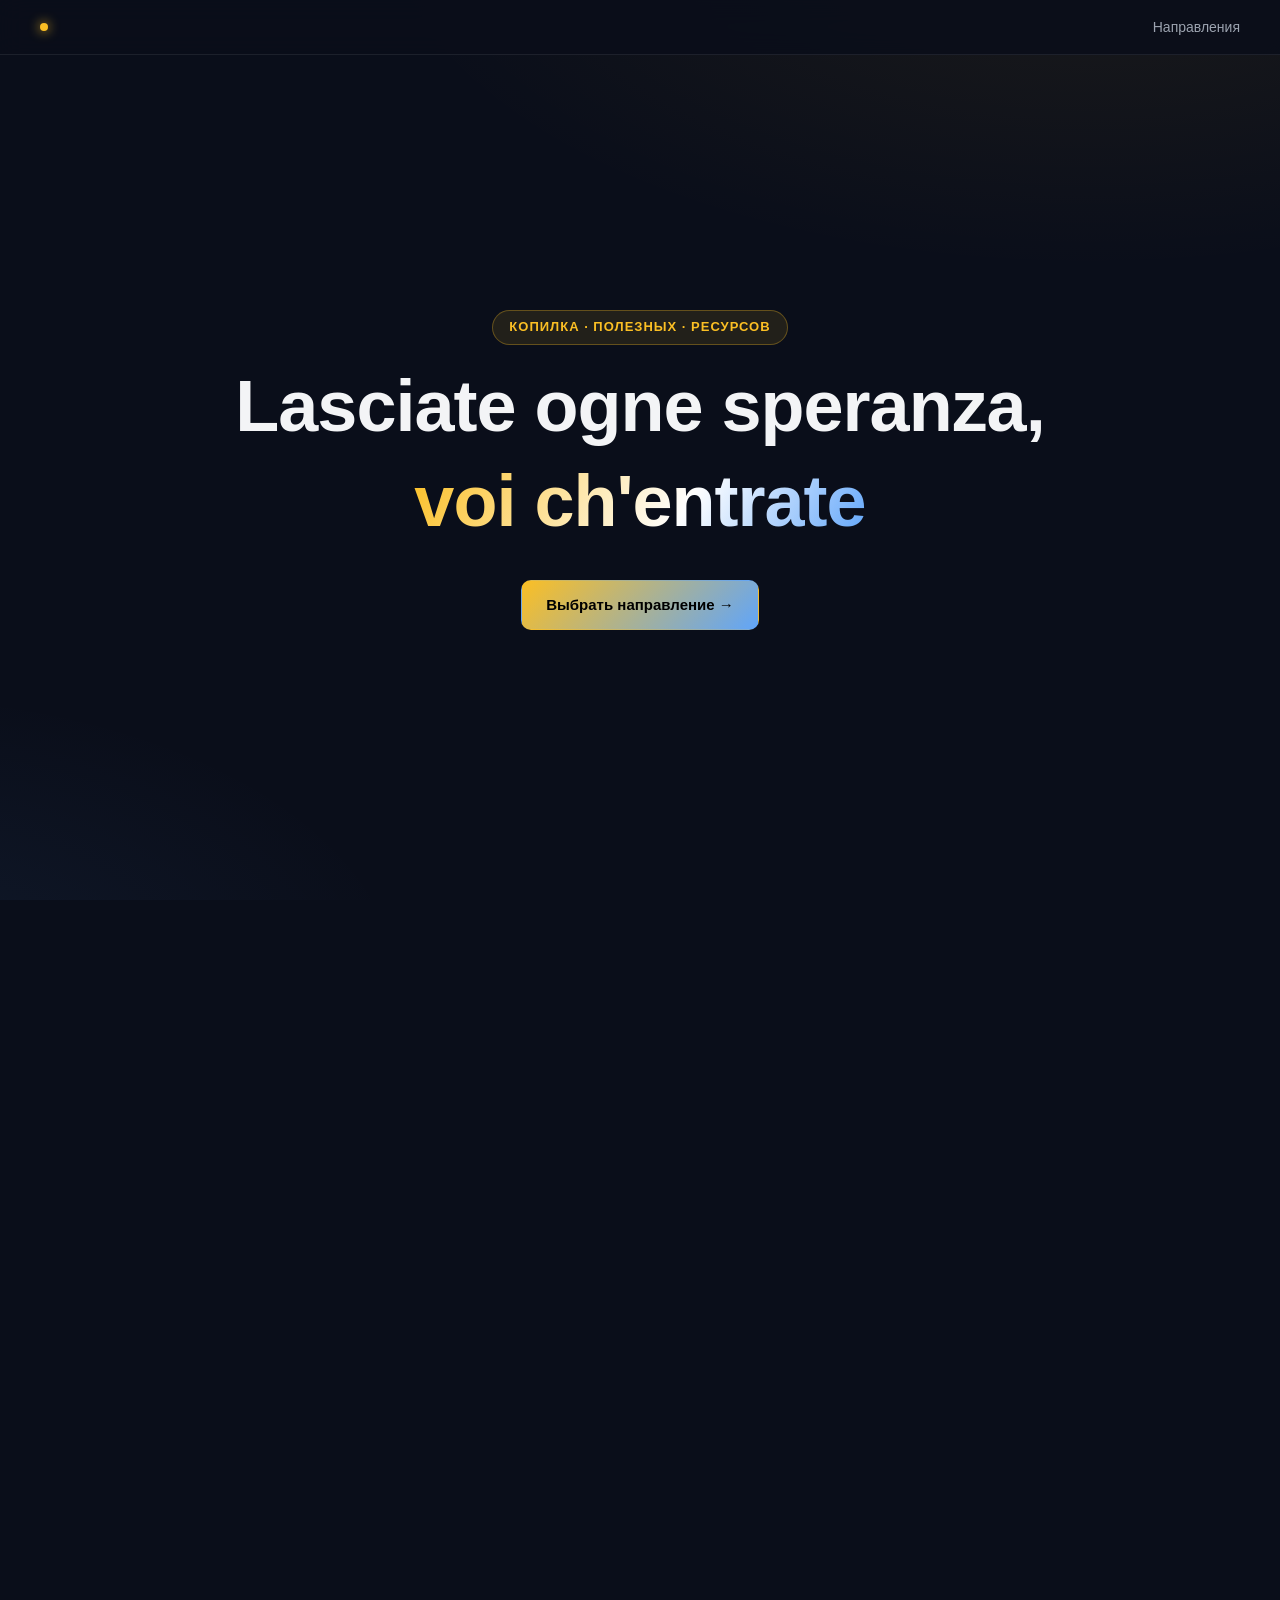
<file: index.html>
<!DOCTYPE html>
<html lang="ru">
<head>
<meta charset="UTF-8">
<meta name="viewport" content="width=device-width, initial-scale=1.0">
<title>Drei Kameraden</title>
<link rel="stylesheet" href="css/base.css">
<link rel="stylesheet" href="css/hub.css">

</head>
<body>

<!-- NAVIGATION -->
<nav class="nav-top">
  <div class="brand">
    <span class="brand-dot"></span>
  </div>
  <div class="nav-links">
    <a href="#directions">Направления</a>

  </div>
</nav>

<!-- HERO -->
<section class="hero">
  <div class="hero-content">
    <div class="hero-badge">Копилка · полезных · ресурсов </div>
    <h1>Lasciate ogne speranza,</h1>
    <h1><span class="grad">voi ch'entrate</span></h1>
    <div class="hero-buttons">
      <a href="#directions" class="btn btn-primary">Выбрать направление →</a>
    </div>
  </div>
</section>

<!-- DIRECTIONS -->
<section class="section" id="directions">
  <h2>Направления</h2>
  <p class="section-lead">Выберите интересующий вас раздел. В каждом — уроки, материалы и интерактивные тесты.</p>
  
  <div class="cards-grid">
    <a href="english/english.html" class="card card-large">
      <div class="card-flag">🇬🇧</div>
      <h3>English</h3>
      <p>Английский язык для IT-колледжа: от рутины до косвенной речи. Интерактивные уроки, тесты с автопроверкой, материалы для самостоятельной работы.</p>
      <div class="card-tags">
        <span class="tag">15+ уроков</span>
        <span class="tag">Тесты</span>
        <span class="tag">Speaking</span>
      </div>
      <div class="card-arrow">Перейти →</div>
    </a>
    
    <a href="deutsch/deutsch.html" class="card card-large">
      <div class="card-flag">🇩🇪</div>
      <h3>Deutsch</h3>
      <p>Немецкий язык: базовый курс для начинающих. Грамматика, лексика, диалоги и произношение.</p>
      <div class="card-tags">
        <span class="tag">Скоро</span>
      </div>
      <div class="card-arrow">Перейти →</div>
    </a>
    
    <a href="linguistic/" class="card card-large">
      <div class="card-flag">📚</div>
      <h3>Linguistic</h3>
      <p>Лингвистика: статьи, исследования, теоретические материалы по языкознанию и методике преподавания.</p>
      <div class="card-tags">
        <span class="tag">Скоро</span>
      </div>
      <div class="card-arrow">Перейти →</div>
    </a>
  </div>
</section>

<!-- ABOUT
<section class="section section-alt" id="about">
  <div class="container-narrow">
    <h2>Обо мне</h2>
    <p class="section-lead">Немного о том, кто стоит за этими материалами.</p>
    <div class="about-text">
      <p>Здесь будет ваш рассказ: образование, опыт, подход к преподаванию, интересы. Этот блок поможет студентам и коллегам узнать вас лучше.</p>
      <p>Можно добавить ссылки на публикации, курсы, проекты.</p>
    </div>
  </div>
</section> -->

<!-- FOOTER -->
<footer class="footer">
  <div class="footer-content">
    <div class="footer-brand">
      <span class="brand-dot"></span>
      <span>Viel Glück · Viel Spaß</span>
    </div>
    <div class="footer-copy">© 2026 · Все материалы сайта</div>
  </div>
</footer>

</body>
</html>
</file>
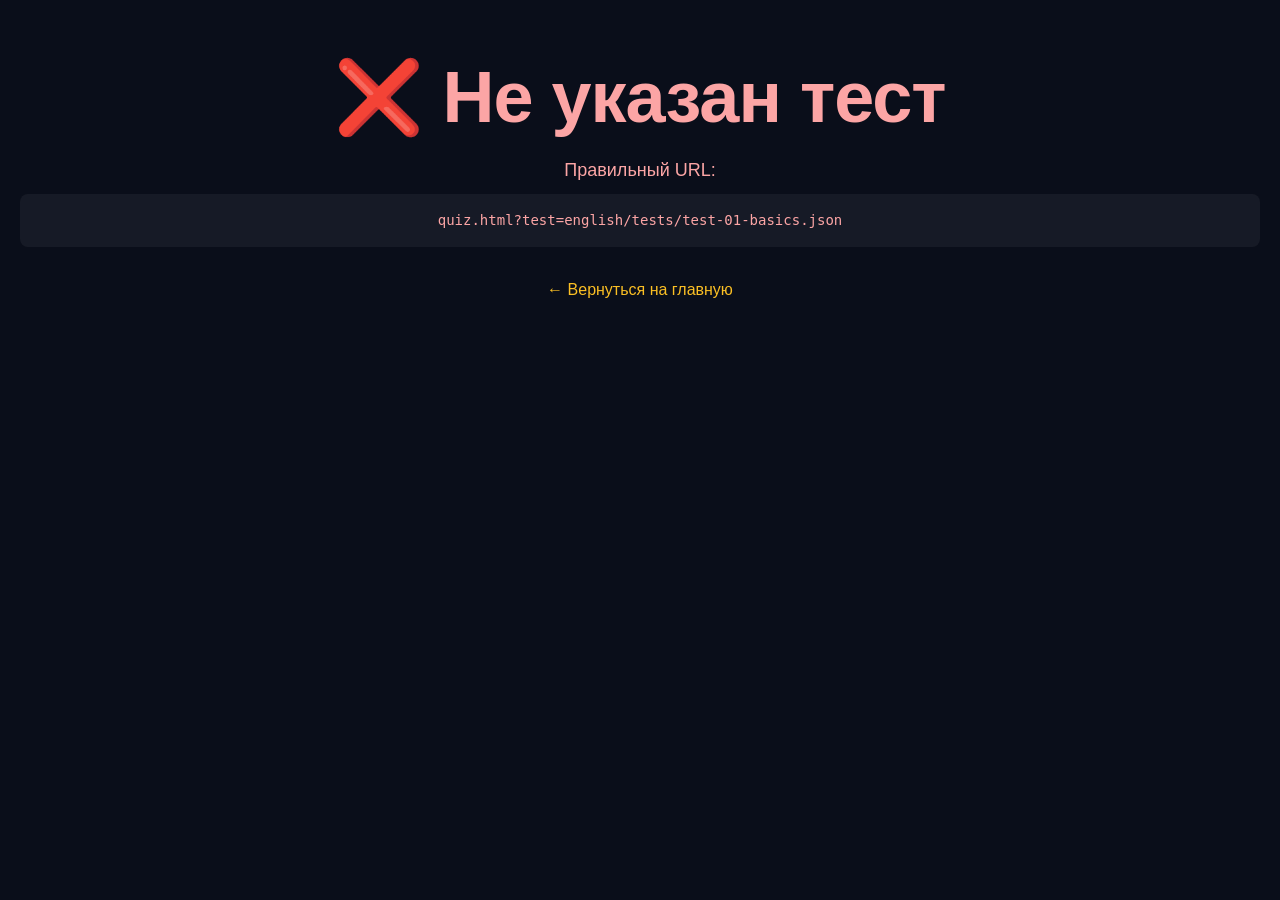
<file: quiz.html>
<!DOCTYPE html>
<html lang="ru">
<head>
<meta charset="UTF-8">
<meta name="viewport" content="width=device-width, initial-scale=1.0">
<title>Test</title>
<link rel="stylesheet" href="css/base.css">
<link rel="stylesheet" href="css/quiz.css">
</head>
<body>

<!-- NAVIGATION -->
<nav class="nav-top">
  <div class="brand">
    <span class="brand-dot"></span>
  </div>
  <div class="nav-links">
  </div>
</nav>

<!-- TEST CONTAINER -->
<div class="quiz-container">
  
  <!-- START SCREEN -->
  <div class="quiz-screen active" id="startScreen">
    <div class="quiz-header">
      <h1 id="testTitle">Загрузка теста...</h1>
      <p id="testSubtitle" class="lead">—</p>
    </div>
    
    <div class="warning-box">
      ⚠️ Не закрывайте эту вкладку до завершения теста. Результаты отправляются автоматически.
    </div>
    
    <div class="start-form">
      <h2>Начните тест</h2>
      <input type="text" class="input-field" id="studentName" placeholder="ФИО" autocomplete="off">
      <input type="text" class="input-field" id="studentGroup" placeholder="Группа (например, ИТ-91)" autocomplete="off">
      <button class="btn btn-primary" onclick="startTest()">Начать тест</button>
    </div>
  </div>

  <!-- QUIZ SCREEN -->
  <div class="quiz-screen" id="quizScreen">
    <div class="quiz-top-bar">
      <div class="student-info" id="displayName">—</div>
      <div class="timer" id="timer">15:00</div>
    </div>
    
    <div class="progress-bar">
      <div class="progress-fill" id="progressFill" style="width:0%"></div>
    </div>
    
    <div id="questionArea"></div>
  </div>

  <!-- RESULT SCREEN -->
  <div class="quiz-screen" id="resultScreen">
    <div class="result-card">
      <h2>Тест завершён</h2>
      <div class="score-big" id="scoreBig">0/0</div>
      <div class="grade" id="gradeBig">—</div>
      <p class="result-message">Результаты отправлены преподавателю.<br>Можете закрыть эту вкладку.</p>
    </div>
  </div>

</div>

<script src="js/quiz-engine.js"></script>

</body>
</html>
</file>
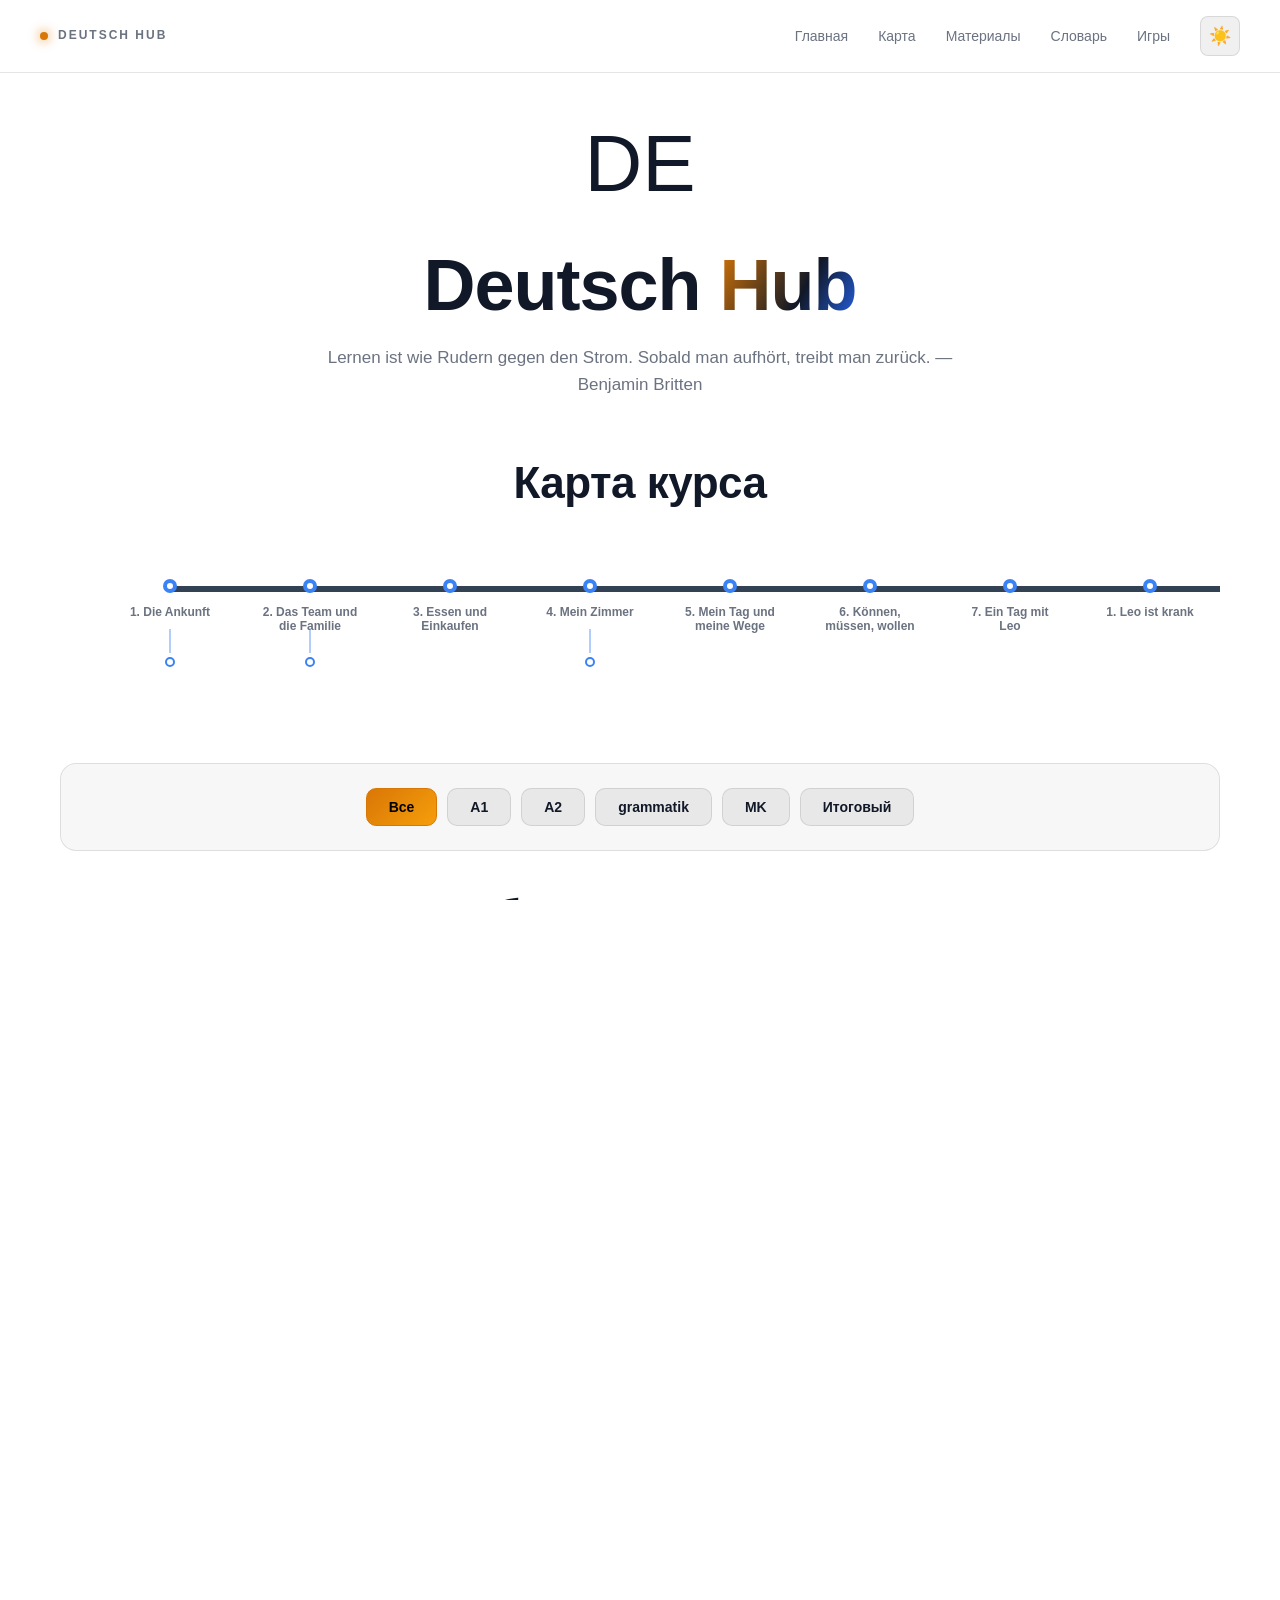
<file: deutsch/deutsch.html>
<!DOCTYPE html>
<html lang="ru">
<head>
<meta charset="UTF-8">
<meta name="viewport" content="width=device-width, initial-scale=1.0">
<title>Deutsch Hub — Немецкий язык</title>
<script src="../js/theme.js"></script>
<link rel="stylesheet" href="../css/base.css">
<link rel="stylesheet" href="../css/hub.css">
</head>

<script>
  document.addEventListener('DOMContentLoaded', initThemeToggle);
</script>

<body>


<nav class="nav-top">
  <div class="brand">
    <span class="brand-dot"></span>
    <span>Deutsch Hub</span>
  </div>
  <div class="nav-links">
    <a href="../index.html">Главная</a>
    <a href="#map">Карта</a>          <!-- ← добавить -->
    <a href="#materials">Материалы</a> <!-- ← добавить -->
    <a href="../vocabulary/vocabulary.html">Словарь</a> <!-- ← добавить -->
    <a href="game/menu.html">Игры</a>
    <button id="themeToggle" class="theme-btn" aria-label="Переключить тему">🌙</button>
  </div>
</nav>


<div class="hub-container">
  <div class="hub-header">
    <div class="hub-flag">DE</div>
    <h1>Deutsch <span class="grad">Hub</span></h1>
    <p class="section-lead">Lernen ist wie Rudern gegen den Strom. Sobald man aufhört, treibt man zurück. — Benjamin Britten </p>
  </div>


  <!-- === НОВОЕ: КАРТА КУРСА === -->
  <section id="map" class="hub-section">
    <h2>Карта курса</h2>
    <div class="map-snake" id="courseMap">
    </div>
  </section>


  <!-- MATERIALS SECTION (теперь это пары материал+тест) -->
  <section id="materials" class="hub-section">
    <h2>Учебные материалы</h2>
    <div class="hub-search">
      <input type="search" id="searchInput" placeholder="Поиск по материалам и тестам..." autocomplete="off">
    </div>
    <div class="pairs-list" id="materialsList">
      <div class="loading">Загрузка...</div>
    </div>
  </section>


  <div class="footer">
  <blockquote style="margin-top: 60px; padding-top: 30px; border-top: 1px solid var(--border); font-style: italic; color: var(--muted); text-align: center; max-width: 600px; margin-left: auto; margin-right: auto;">
    <div style="margin-top: 10px; font-size: 14px; color: var(--accent); font-style: normal; font-weight: 600;">
    <a href="https://forms.gle/pR4mHnVmTgbhnMsTA" class="btn btn-secondary" target="_blank">Отзыв</a>
    </div>
  </blockquote>
  </div>
</div>



<script src="../js/hub.js"></script>
<script>
  document.addEventListener('DOMContentLoaded', () => {
    initHub('deutsch');
  });
</script>

</body>
</html>
</file>
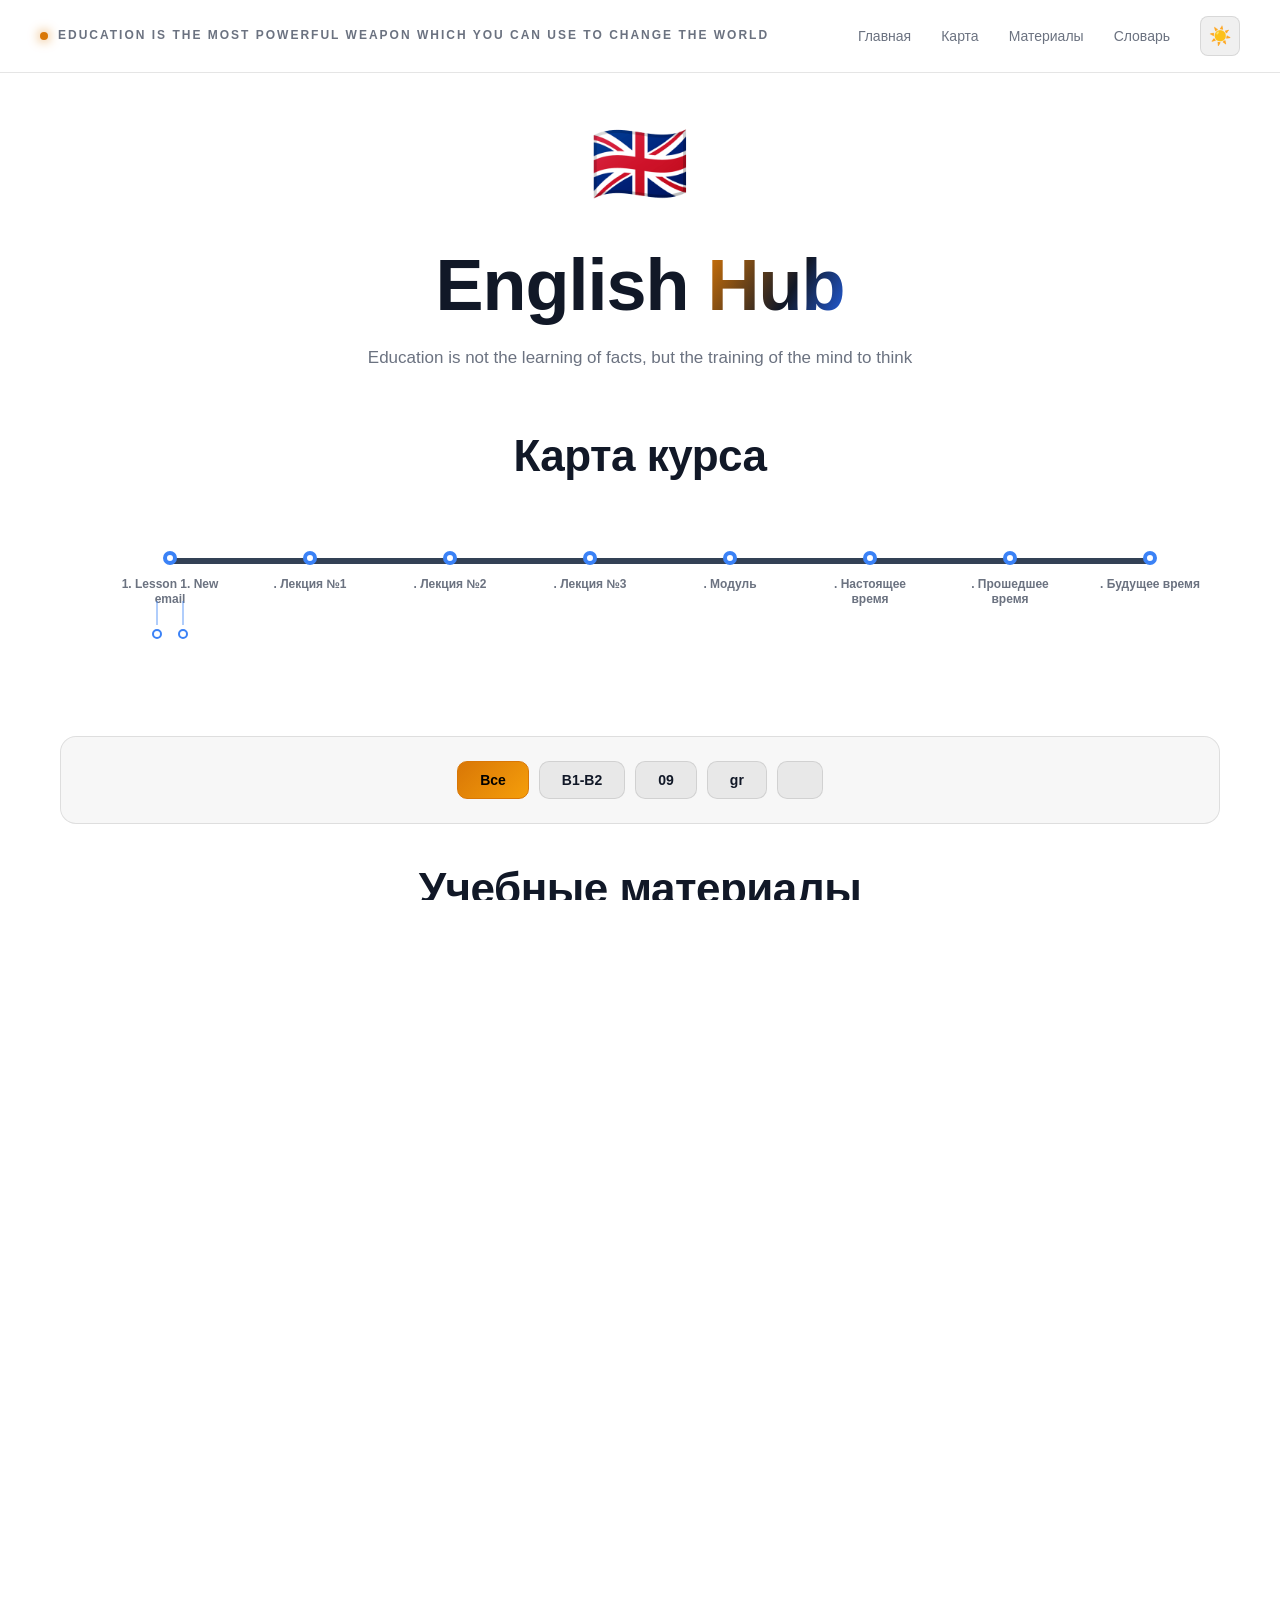
<file: english/english.html>
<!DOCTYPE html>
<html lang="ru">
<head>
<meta charset="UTF-8">
<meta name="viewport" content="width=device-width, initial-scale=1.0">
<title>English Hub — Английский язык</title>
<script src="../js/theme.js"></script>
<link rel="stylesheet" href="../css/base.css">
<link rel="stylesheet" href="../css/hub.css">
</head>

<script>
  document.addEventListener('DOMContentLoaded', initThemeToggle);
</script>

<body>

<nav class="nav-top">
  <div class="brand">
    <span class="brand-dot"></span>
    <span>Education is the most powerful weapon which you can use to change the world</span>
  </div>
  <div class="nav-links">
      <a href="../index.html">Главная</a>
      <a href="#map">Карта</a>          <!-- ← добавить -->
      <a href="#materials">Материалы</a> <!-- ← добавить -->
      <a href="../vocabulary/vocabulary.html">Словарь</a> <!-- ← добавить -->
    <button id="themeToggle" class="theme-btn" aria-label="Переключить тему">🌙</button>
  </div>
</nav>

<div class="hub-container">
  <div class="hub-header">
    <div class="hub-flag">🇬🇧</div>
    <h1>English <span class="grad">Hub</span></h1>
    <p class="section-lead">Education is not the learning of facts, but the training of the mind to think</p>
  </div>


  <!-- === НОВОЕ: КАРТА КУРСА === -->
  <section id="map" class="hub-section">
    <h2>Карта курса</h2>
    <div class="map-snake" id="courseMap">
    </div>
  </section>

  <!-- MATERIALS SECTION (теперь это пары материал+тест) -->
  <section id="materials" class="hub-section">
    <h2>Учебные материалы</h2>
    <div class="hub-search">
      <input type="search" id="searchInput" placeholder="Поиск по материалам и тестам..." autocomplete="off">
    </div>
    <div class="pairs-list" id="materialsList">
      <div class="loading">Загрузка...</div>
    </div>
  </section>
</div>


<!-- TESTS SECTION (для одиноких тестов) -->
<section class="hub-section">
  <h2>Дополнительные тесты</h2>
  <div class="hub-grid" id="testsList"></div>
</section>

<!-- FINAL TEST SECTION -->
<section class="hub-section final-section">
  <h2>Итоговая проверка</h2>
  <div id="finalTestList"></div>
</section>

<script src="../js/hub.js"></script>
<script>
  document.addEventListener('DOMContentLoaded', () => {
    initHub('english');
  });
</script>

</body>
</html>
</file>
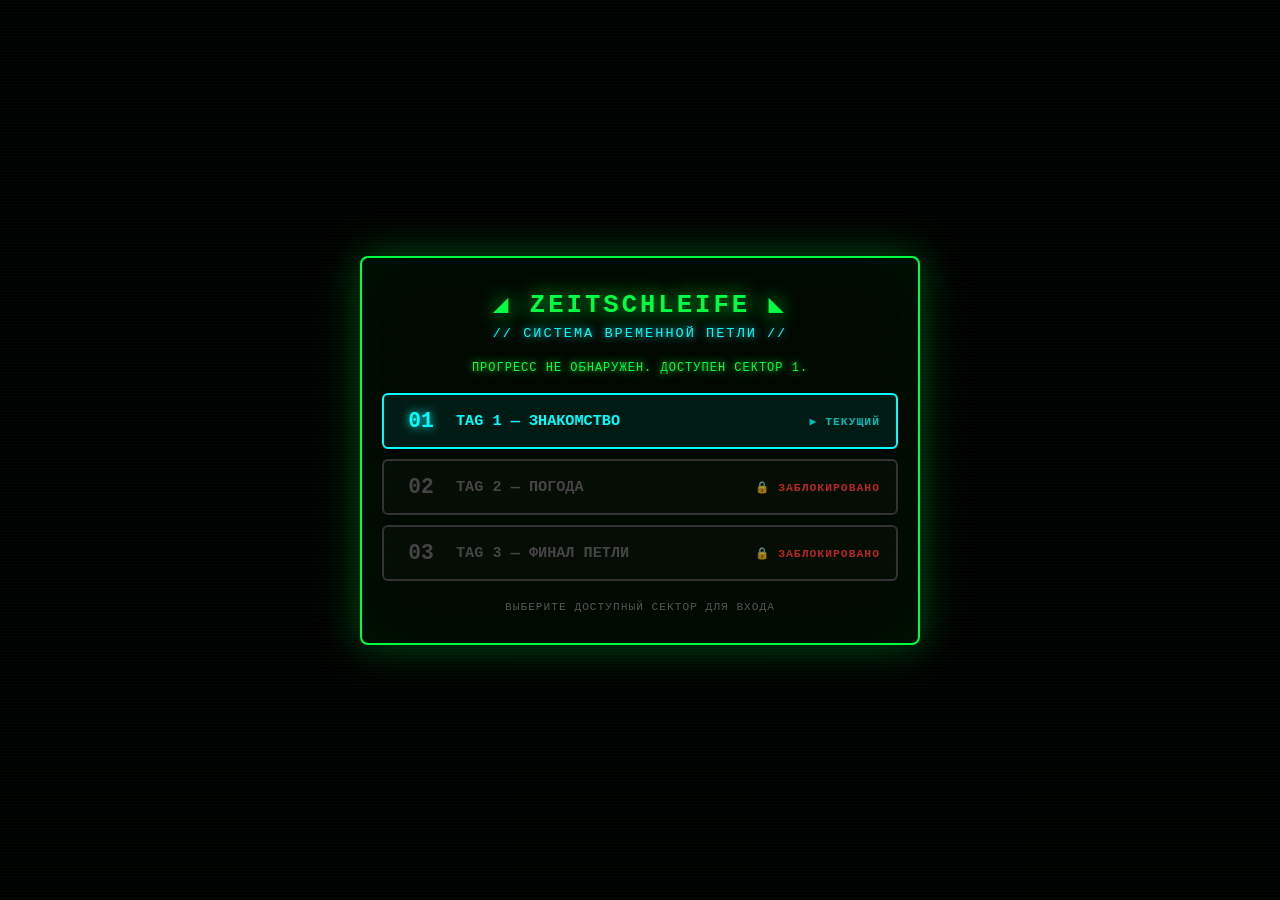
<file: deutsch/game/menu.html>
<!DOCTYPE html>
<html lang="ru">
<head>
<meta charset="UTF-8">
<meta name="viewport" content="width=device-width, initial-scale=1.0, maximum-scale=1.0, user-scalable=no, viewport-fit=cover">
<meta name="theme-color" content="#000000">
<title>ZEITSCHLEIFE // МЕНЮ</title>
<link rel="stylesheet" href="style/common.css">
</head>
<body>

<div id="start-screen">
    <div class="start-inner">
        <div class="start-logo glitch-text">◢ ZEITSCHLEIFE ◣</div>
        <div class="start-sub">// СИСТЕМА ВРЕМЕННОЙ ПЕТЛИ //</div>
        <div class="start-status" id="start-status">СКАНИРОВАНИЕ ПРОГРЕССА...</div>
        <div class="start-days" id="start-days"></div>
        <div class="start-hint">ВЫБЕРИТЕ ДОСТУПНЫЙ СЕКТОР ДЛЯ ВХОДА</div>
    </div>
</div>

<script src="js/utils.js"></script>
<script src="js/menu.js"></script>
</body>
</html>
</file>
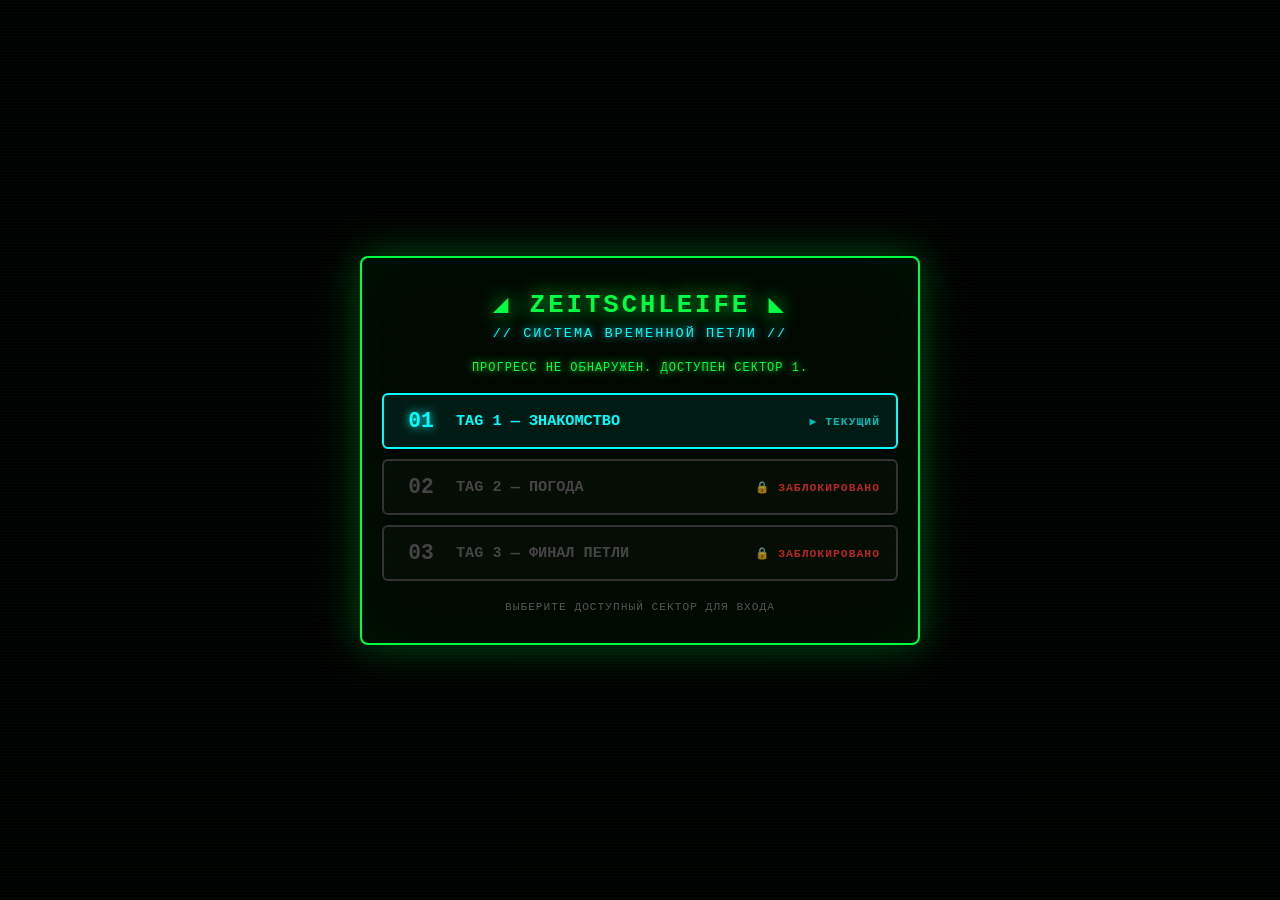
<file: deutsch/game/tags.html>
<!DOCTYPE html>
<html lang="ru">
<head>
<meta charset="UTF-8">
<meta name="viewport" content="width=device-width, initial-scale=1.0, maximum-scale=1.0, user-scalable=no, viewport-fit=cover">
<meta name="theme-color" content="#000000">
<title>ZEITSCHLEIFE</title>
<link rel="stylesheet" href="style/common.css">
</head>
<body>



<div id="boot-screen">
    <div class="glitch-text" id="boot-text">ИНИЦИАЛИЗАЦИЯ СИСТЕМЫ...</div>
</div>

<div id="main-container">
    <div id="top-bar">
        <div id="title">◢ ZEITSCHLEIFE ◣<span class="day-tag" id="day-tag">// TAG 1</span></div>
        <div id="timer-box">
            <div class="timer-item">
                <div class="timer-label">ВРЕМЯ</div>
                <div class="timer-value" id="timer">60:00</div>
            </div>
            <div class="timer-item">
                <div class="timer-label">ЗАМОРОЗКИ</div>
                <div class="timer-value" id="freezes">0</div>
            </div>
            <div class="timer-item">
                <div class="timer-label">ОШИБКИ</div>
                <div class="timer-value" id="errors">0</div>
            </div>
            <div class="timer-item">
                <div class="timer-label">СЧЁТ</div>
                <div class="timer-value" id="score">0</div>
            </div>
        </div>
    </div>
    
    <div id="tab-bar">
        <button class="tab-btn active" data-tab="chat" onclick="switchTab('chat')">💬 ЧАТ</button>
        <button class="tab-btn" data-tab="robot" onclick="switchTab('robot')">
            🤖 РОБОТ
            <span class="tab-badge" id="robot-badge">!</span>
        </button>
    </div>
    
    <div id="main-chat">
        <div id="main-chat-header">◈ КАНАЛ СВЯЗИ</div>
        <div id="main-messages"></div>
    </div>
    
    <div id="robot-panel">
        <div id="robot-header">
            <div class="robot-icon">
                <div class="rp"></div><div class="rp on"></div><div class="rp on"></div><div class="rp on"></div><div class="rp on"></div><div class="rp"></div>
                <div class="rp on"></div><div class="rp eye"></div><div class="rp on"></div><div class="rp on"></div><div class="rp eye"></div><div class="rp on"></div>
                <div class="rp on"></div><div class="rp on"></div><div class="rp on"></div><div class="rp on"></div><div class="rp on"></div><div class="rp on"></div>
                <div class="rp on"></div><div class="rp on"></div><div class="rp on"></div><div class="rp on"></div><div class="rp on"></div><div class="rp on"></div>
                <div class="rp on"></div><div class="rp eye"></div><div class="rp on"></div><div class="rp on"></div><div class="rp eye"></div><div class="rp on"></div>
                <div class="rp"></div><div class="rp on"></div><div class="rp on"></div><div class="rp on"></div><div class="rp on"></div><div class="rp"></div>
            </div>
            <div id="robot-name">ASSISTENT-404</div>
        </div>
        <div id="robot-messages"></div>
    </div>
    
    <div id="input-panel">
        <div id="input-context"></div>
        <div id="input-row">
            <input type="text" id="user-input" placeholder="Напишите на немецком..." disabled autocomplete="off" autocapitalize="off" spellcheck="false">
            <button class="input-btn hint" id="hint-btn" onclick="showHint()" disabled>💡</button>
            <button class="input-btn" id="send-btn" onclick="submitInput()" disabled>▶</button>
        </div>
    </div>
    
    <div id="robot-footer">
        <button id="robot-ask-btn" onclick="askRobot()" disabled>🤖 СПРОСИТЬ РОБОТА</button>
        <div id="robot-status">ОЖИДАНИЕ КОМАНДЫ...</div>
    </div>
</div>

<div id="freeze-overlay">
    <div id="freeze-text">⏸ ZEIT EINGEFROREN ⏸</div>
    <div id="freeze-sub">ВРЕМЯ ОСТАНОВИЛОСЬ</div>
</div>

<div id="final-stats">
    <h2 id="fs-title">◢ TAG ABGESCHLOSSEN ◣</h2>
    
    <!-- 🆕 строки статистики рендерит день через finalRows() -->
    <div id="fs-rows"></div>
    
    <div class="condition-block">
        <h4>🔐 УСЛОВИЯ ПЕРЕХОДА:</h4>
        <div class="condition-item">
            <span>Счёт ≥ 70% (≥ <span id="cond-threshold">0</span>):</span>
            <span id="cond-score" class="status-ok">✓</span>
        </div>
        <div class="condition-item">
            <span>Заморозок = 0:</span>
            <span id="cond-freezes" class="status-ok">✓</span>
        </div>
    </div>
    
    <div id="lock-reason" class="lock-reason" style="display:none;"></div>
    <a id="next-btn" class="locked">▶ ПЕРЕХОД</a>
    <button id="restart-btn" onclick="resetProgress(); location.href='tags.html'">↻ ПЕРЕЗАГРУЗИТЬ СИСТЕМУ</button>
</div>
</div>

<script src="js/utils.js"></script>
<script src="js/tag-loader.js"></script>
</body>
</html>
</file>
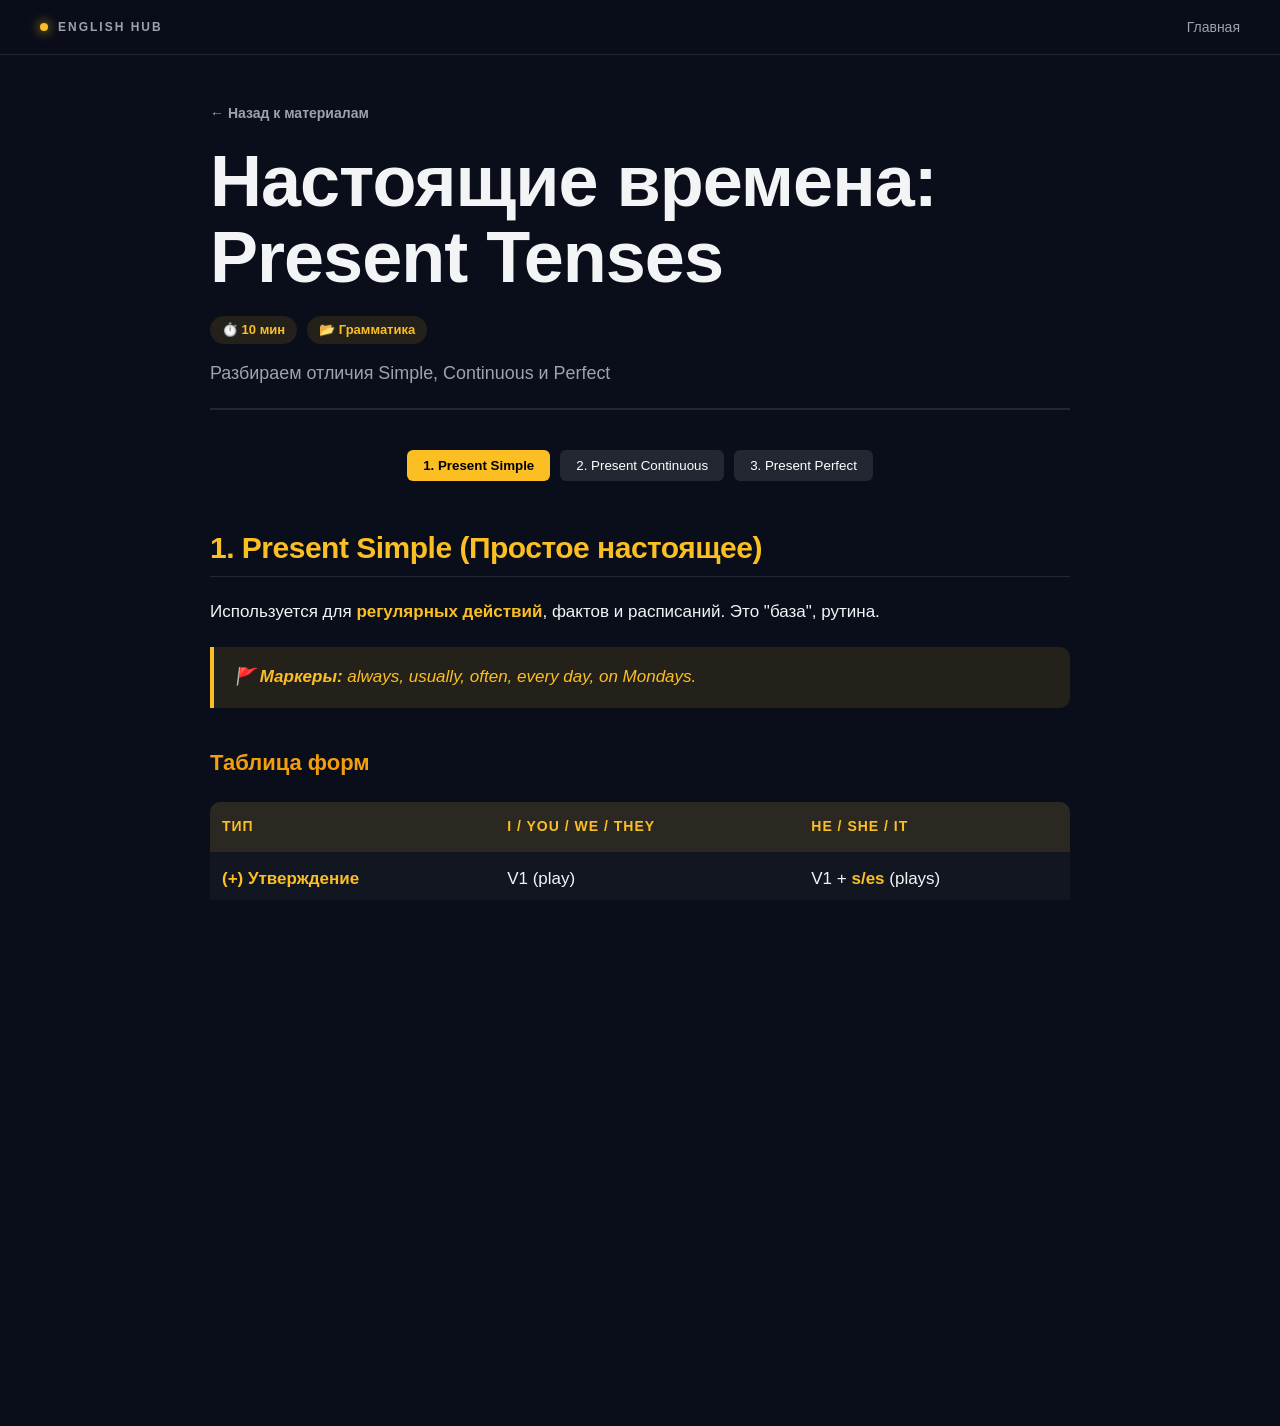
<file: english/materials/grammar/01.html>
<!DOCTYPE html>
<html lang="ru">
<head>
<meta charset="UTF-8">
<meta name="viewport" content="width=device-width, initial-scale=1.0">
<title>Грамматика: Present Tenses</title>
<link rel="stylesheet" href="../../../css/base.css">
<link rel="stylesheet" href="../../../css/hub.css">
<link rel="stylesheet" href="../../../css/lesson.css">
<style>
    :root {
        --accent: #fbbf24;
        --accent-2: #f59e0b;
        --accent-3: #d97706;
        --border: rgba(255,255,255,0.1);
        --muted: #9ca3af;
        --danger: #ef4444;
    }

    .slide-nav { display: flex; justify-content: center; gap: 10px; margin: 20px 0; }
    .slide-btn { padding: 8px 16px; background: rgba(255,255,255,0.1); border: none; color: white; cursor: pointer; border-radius: 6px; }
    .slide-btn.active { background: var(--accent); color: black; font-weight: bold; }
    .slide-content { display: none; animation: fadeIn 0.5s; }
    .slide-content.active { display: block; }
    @keyframes fadeIn { from { opacity: 0; transform: translateY(10px); } to { opacity: 1; transform: translateY(0); } }
</style>
</head>
<body>

<nav class="nav-top">
  <div class="brand"><span class="brand-dot"></span><span>English Hub</span></div>
  <div class="nav-links"><a href="../../../index.html">Главная</a></div>
</nav>

<div class="lesson-container">

  <div class="lesson-header">
    <a href="../../english.html" class="back-link">← Назад к материалам</a>
    <h1 id="lessonTitle">Настоящие времена: Present Tenses</h1>
    <div class="lesson-meta" id="lessonMeta">
      <span class="meta-tag">⏱️ 10 мин</span>
      <span class="meta-tag">📂 Грамматика</span>
    </div>
    <p class="lead" style="color: var(--muted)">Разбираем отличия Simple, Continuous и Perfect</p>
  </div>

  <div class="lesson-content" id="lessonContent">

    <div class="slide-nav">
      <button class="slide-btn active" onclick="showSlide(1)">1. Present Simple</button>
      <button class="slide-btn" onclick="showSlide(2)">2. Present Continuous</button>
      <button class="slide-btn" onclick="showSlide(3)">3. Present Perfect</button>
    </div>

    <!-- СЛАЙД 1 -->
    <div id="slide-1" class="slide-content active">
      <h2>1. Present Simple (Простое настоящее)</h2>
      <p>Используется для <strong>регулярных действий</strong>, фактов и расписаний. Это "база", рутина.</p>

      <blockquote>
        🚩 <strong>Маркеры:</strong> always, usually, often, every day, on Mondays.
      </blockquote>

      <h3>Таблица форм</h3>
      <table>
        <thead>
          <tr>
            <th>Тип</th>
            <th>I / You / We / They</th>
            <th>He / She / It</th>
          </tr>
        </thead>
        <tbody>
          <tr>
            <td><strong>(+) Утверждение</strong></td>
            <td>V1 (play)</td>
            <td>V1 + <strong>s/es</strong> (plays)</td>
          </tr>
          <tr>
            <td><strong>(-) Отрицание</strong></td>
            <td><strong>don't</strong> + V1</td>
            <td><strong>doesn't</strong> + V1</td>
          </tr>
          <tr>
            <td><strong>(?) Вопрос</strong></td>
            <td><strong>Do</strong> ... V1?</td>
            <td><strong>Does</strong> ... V1?</td>
          </tr>
        </tbody>
      </table>

      <h4>⚠️ Важно: Глагол To Be</h4>
      <p>Глагол <code>to be</code> не требует do/does. Он меняется сам:</p>
      <ul>
        <li>I <strong>am</strong> / He <strong>is</strong> / We <strong>are</strong></li>
        <li>Вопрос: <strong>Is</strong> he a doctor? (Не: Does he be...)</li>
      </ul>
    </div>

    <!-- СЛАЙД 2 -->
    <div id="slide-2" class="slide-content">
      <h2>2. Present Continuous (Настоящее длительное)</h2>
      <p>Используется для действий, которые происходят <strong>прямо сейчас</strong> (в момент речи) или временных ситуаций.</p>

      <blockquote>
        🚩 <strong>Маркеры:</strong> now, at the moment, Look!, Listen!, today (в значении "сегодняшний день").
      </blockquote>

      <h3>Схема построения</h3>
      <p>Формула: <code>to be (am/is/are) + V-ing</code></p>

      <table>
        <thead>
          <tr>
            <th>Тип</th>
            <th>Пример</th>
          </tr>
        </thead>
        <tbody>
          <tr>
            <td><strong>(+) Утверждение</strong></td>
            <td>I <strong>am working</strong> now.<br>She <strong>is sleeping</strong>.</td>
          </tr>
          <tr>
            <td><strong>(-) Отрицание</strong></td>
            <td>We <strong>aren't watching</strong> TV.</td>
          </tr>
          <tr>
            <td><strong>(?) Вопрос</strong></td>
            <td><strong>Are</strong> you <strong>listening</strong>?</td>
          </tr>
        </tbody>
      </table>

      <h4>🚫 Stative Verbs (Глаголы состояния)</h4>
      <p>Некоторые глаголы <strong>нельзя</strong> использовать в Continuous, даже если действие происходит сейчас. Это глаголы чувств и мышления:</p>
      <p><code>like, love, hate, know, understand, want, need, believe</code>.</p>
      <p><em>Правильно:</em> I <strong>understand</strong> you. (Не: I am understanding)</p>
    </div>

    <!-- СЛАЙД 3 -->
    <div id="slide-3" class="slide-content">
      <h2>3. Present Perfect (Настоящее совершенное)</h2>
      <p>Связывает прошлое с настоящим. Нам важен <strong>результат</strong> к настоящему моменту, а не время действия.</p>

      <blockquote>
        🚩 <strong>Маркеры:</strong> just, already, yet, ever, never, recently, since, for.
      </blockquote>

      <h3>Таблица форм</h3>
      <p>Формула: <code>have/has + V3 (Past Participle)</code></p>

      <table>
        <thead>
          <tr>
            <th>Подлежащее</th>
            <th>Вспомогательный</th>
            <th>Основной глагол</th>
            <th>Пример</th>
          </tr>
        </thead>
        <tbody>
          <tr>
            <td>I / You / We / They</td>
            <td><strong>have</strong></td>
            <td>V3 (played / gone)</td>
            <td>I <strong>have finished</strong>.</td>
          </tr>
          <tr>
            <td>He / She / It</td>
            <td><strong>has</strong></td>
            <td>V3 (played / gone)</td>
            <td>She <strong>has lost</strong> her keys.</td>
          </tr>
        </tbody>
      </table>

      <h4>Разница с Past Simple</h4>
      <ul>
        <li><strong>Past Simple:</strong> Я потерял ключи вчера. (Факт в прошлом, время указано). → <em>I lost my keys yesterday.</em></li>
        <li><strong>Present Perfect:</strong> Я потерял ключи. (Результат: я стою перед дверью и не могу войти). → <em>I have lost my keys.</em></li>
      </ul>
    </div>

  </div>

  <div class="lesson-footer">
    <p>Проверьте свои знания:</p>
    <a href="../../../quiz.html?test=english/tests/grammar/01.json" class="btn btn-secondary" style="background: var(--accent); color: #000; padding: 10px 20px; text-decoration: none; border-radius: 8px; font-weight: bold;">
      Пройти тест по теме →
    </a>
  </div>
</div>

<script>
  function showSlide(n) {
    document.querySelectorAll('.slide-content').forEach(el => el.classList.remove('active'));
    document.querySelectorAll('.slide-btn').forEach(el => el.classList.remove('active'));

    document.getElementById('slide-' + n).classList.add('active');
    document.querySelectorAll('.slide-btn')[n - 1].classList.add('active');
  }
</script>

</body>
</html>
</file>
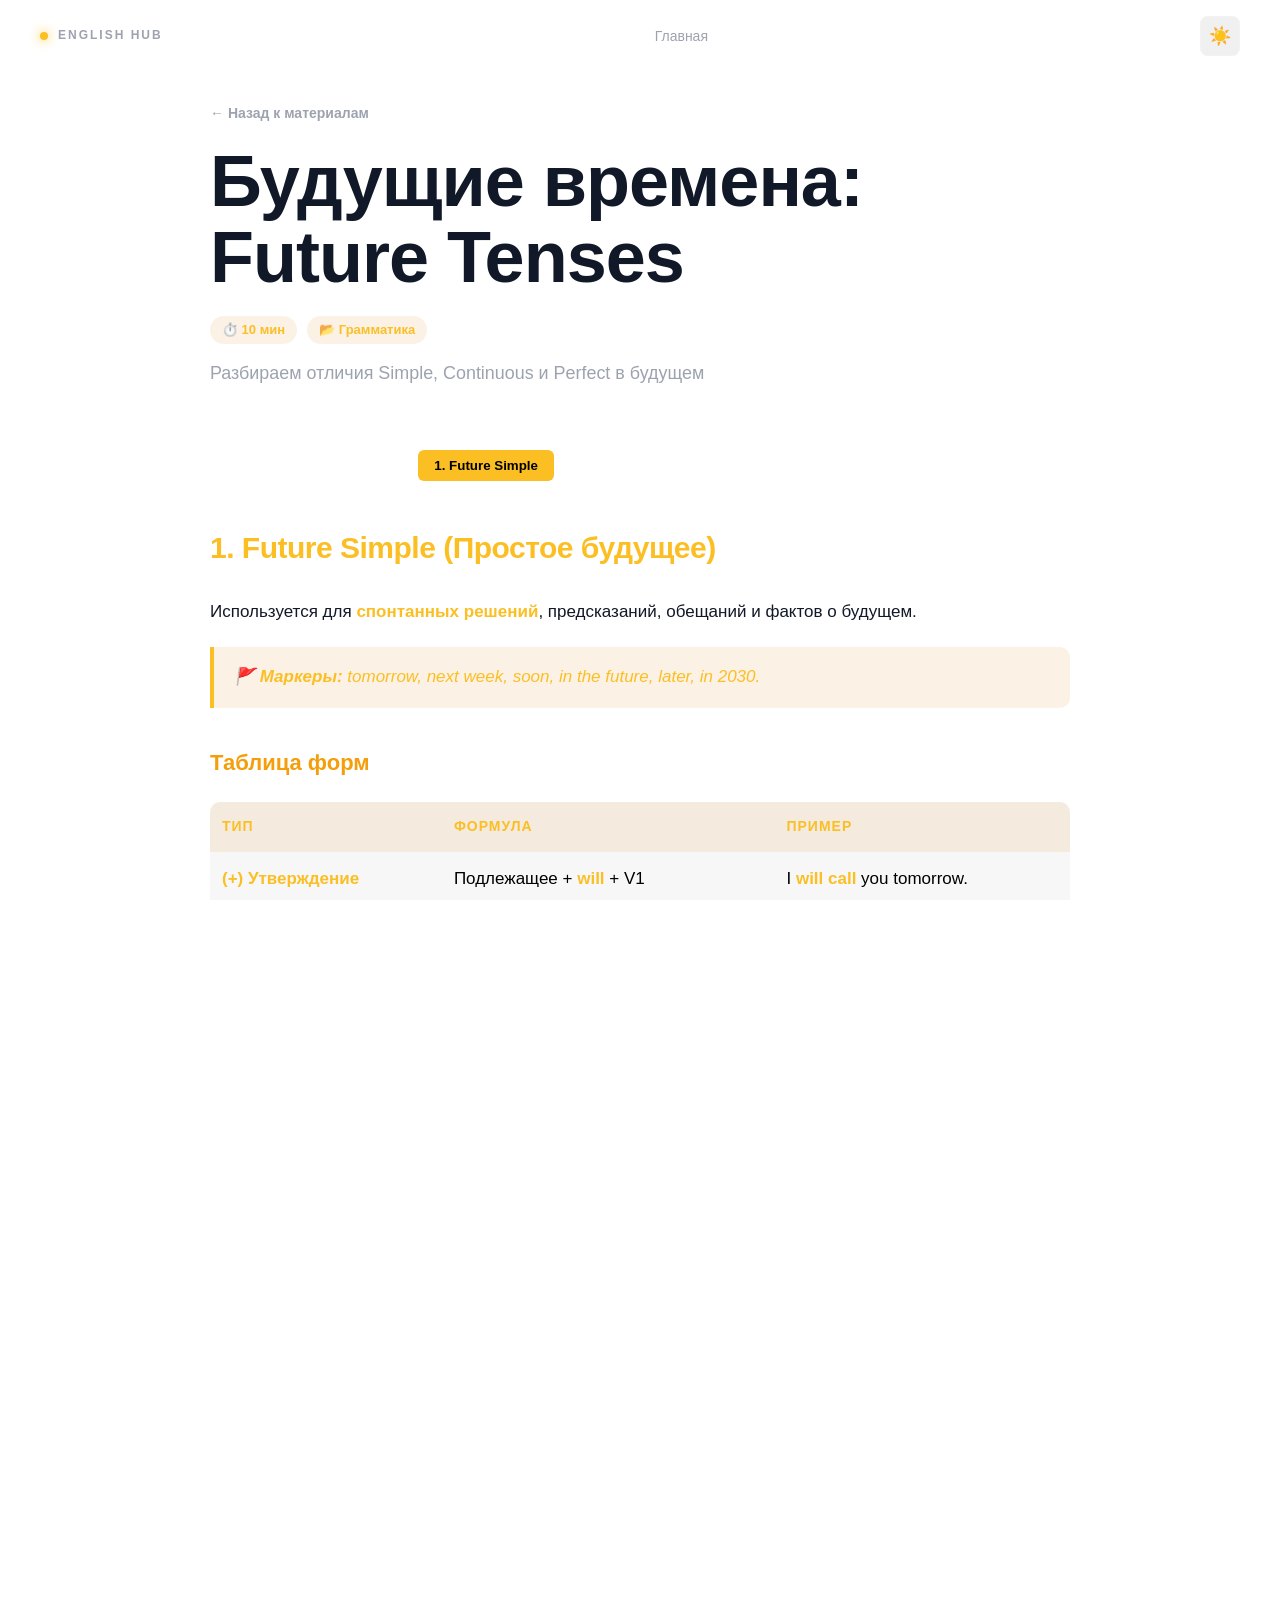
<file: english/materials/grammar/future.html>
<!DOCTYPE html>
<html lang="ru">
<head>
<meta charset="UTF-8">
<meta name="viewport" content="width=device-width, initial-scale=1.0">
<title>Грамматика: Future Tenses</title>
<script src="../../../js/theme.js"></script>
<link rel="stylesheet" href="../../../css/base.css">
<link rel="stylesheet" href="../../../css/hub.css">
<link rel="stylesheet" href="../../../css/lesson.css">
<style>
    :root {
        --accent: #fbbf24;
        --accent-2: #f59e0b;
        --accent-3: #d97706;
        --border: rgba(255,255,255,0.1);
        --muted: #9ca3af;
        --danger: #ef4444;
    }
    
    .slide-nav { display: flex; justify-content: center; gap: 10px; margin: 20px 0; flex-wrap: wrap; }
    .slide-btn { padding: 8px 16px; background: rgba(255,255,255,0.1); border: none; color: white; cursor: pointer; border-radius: 6px; transition: all 0.3s; }
    .slide-btn:hover { background: rgba(255,255,255,0.2); }
    .slide-btn.active { background: var(--accent); color: black; font-weight: bold; }
    .slide-content { display: none; animation: fadeIn 0.5s; }
    .slide-content.active { display: block; }
    @keyframes fadeIn { from { opacity: 0; transform: translateY(10px); } to { opacity: 1; transform: translateY(0); } }
</style>
</head>

<script>
  document.addEventListener('DOMContentLoaded', initThemeToggle);
</script>

<body>

<nav class="nav-top">
  <div class="brand"><span class="brand-dot"></span><span>English Hub</span></div>
  <div class="nav-links"><a href="../index.html">Главная</a></div>
  <button id="themeToggle" class="theme-btn" aria-label="Переключить тему">🌙</button>
</nav>

<div class="lesson-container">
  
  <div class="lesson-header">
    <a href="#" class="back-link">← Назад к материалам</a>
    <h1 id="lessonTitle">Будущие времена: Future Tenses</h1>
    <div class="lesson-meta" id="lessonMeta">
      <span class="meta-tag">⏱️ 10 мин</span>
      <span class="meta-tag">📂 Грамматика</span>
    </div>
    <p class="lead" style="color: var(--muted)">Разбираем отличия Simple, Continuous и Perfect в будущем</p>
  </div>

  <div class="lesson-content" id="lessonContent">
    
    <div class="slide-nav">
      <button class="slide-btn active" onclick="showSlide(1)">1. Future Simple</button>
      <button class="slide-btn" onclick="showSlide(2)">2. Future Continuous</button>
      <button class="slide-btn" onclick="showSlide(3)">3. Future Perfect</button>
    </div>

    <!-- СЛАЙД 1: FUTURE SIMPLE -->
    <div id="slide-1" class="slide-content active">
      <h2>1. Future Simple (Простое будущее)</h2>
      <p>Используется для <strong>спонтанных решений</strong>, предсказаний, обещаний и фактов о будущем.</p>
      
      <blockquote>
        🚩 <strong>Маркеры:</strong> tomorrow, next week, soon, in the future, later, in 2030.
      </blockquote>

      <h3>Таблица форм</h3>
      <table>
        <thead>
          <tr>
            <th>Тип</th>
            <th>Формула</th>
            <th>Пример</th>
          </tr>
        </thead>
        <tbody>
          <tr>
            <td><strong>(+) Утверждение</strong></td>
            <td>Подлежащее + <strong>will</strong> + V1</td>
            <td>I <strong>will call</strong> you tomorrow.</td>
          </tr>
          <tr>
            <td><strong>(-) Отрицание</strong></td>
            <td>Подлежащее + <strong>won't</strong> + V1</td>
            <td>She <strong>won't come</strong>.</td>
          </tr>
          <tr>
            <td><strong>(?) Вопрос</strong></td>
            <td><strong>Will</strong> + подлежащее + V1?</td>
            <td><strong>Will</strong> you <strong>help</strong> me?</td>
          </tr>
        </tbody>
      </table>

      <h3>⚡ Will vs Be Going To</h3>
      <table>
        <thead>
          <tr>
            <th>Конструкция</th>
            <th>Когда используем</th>
            <th>Пример</th>
          </tr>
        </thead>
        <tbody>
          <tr>
            <td><strong>Will</strong></td>
            <td>Спонтанные решения, предсказания, обещания</td>
            <td>I think it <strong>will rain</strong>. (предсказание)<br>I <strong>will help</strong> you. (обещание)</td>
          </tr>
          <tr>
            <td><strong>Be Going To</strong></td>
            <td>Планы, намерения, очевидные предсказания</td>
            <td>I <strong>am going to visit</strong> Paris next year. (план)<br>Look at those clouds! It <strong>is going to rain</strong>. (очевидно)</td>
          </tr>
        </tbody>
      </table>

      <h4>⚠️ Важно: Глагол To Be</h4>
      <p>С глаголом <code>to be</code> используем <strong>will be</strong>:</p>
      <ul>
        <li>I <strong>will be</strong> at home tomorrow.</li>
        <li>She <strong>will be</strong> 25 next month.</li>
        <li><strong>Will</strong> you <strong>be</strong> free on Friday?</li>
      </ul>
    </div>

    <!-- СЛАЙД 2: FUTURE CONTINUOUS -->
    <div id="slide-2" class="slide-content">
      <h2>2. Future Continuous (Будущее длительное)</h2>
      <p>Используется для действий, которые <strong>будут находиться в процессе в определённый момент будущего</strong>.</p>
      
      <blockquote>
        🚩 <strong>Маркеры:</strong> at this time tomorrow, at 5 PM tomorrow, all day tomorrow, this time next week.
      </blockquote>

      <h3>Схема построения</h3>
      <p>Формула: <code>will be + V-ing</code></p>

      <table>
        <thead>
          <tr>
            <th>Тип</th>
            <th>Формула</th>
            <th>Пример</th>
          </tr>
        </thead>
        <tbody>
          <tr>
            <td><strong>(+) Утверждение</strong></td>
            <td>will <strong>be</strong> + V-ing</td>
            <td>I <strong>will be working</strong> at 9 AM tomorrow.</td>
          </tr>
          <tr>
            <td><strong>(-) Отрицание</strong></td>
            <td>won't <strong>be</strong> + V-ing</td>
            <td>She <strong>won't be sleeping</strong> at that time.</td>
          </tr>
          <tr>
            <td><strong>(?) Вопрос</strong></td>
            <td><strong>Will</strong> ... <strong>be</strong> + V-ing?</td>
            <td><strong>Will</strong> you <strong>be using</strong> the car tomorrow?</td>
          </tr>
        </tbody>
      </table>

      <h3>Типичные ситуации</h3>
      <table>
        <thead>
          <tr>
            <th>Ситуация</th>
            <th>Пример</th>
          </tr>
        </thead>
        <tbody>
          <tr>
            <td><strong>Действие в процессе</strong> в конкретный момент будущего</td>
            <td>At 8 PM tonight, I <strong>will be watching</strong> a movie.</td>
          </tr>
          <tr>
            <td><strong>Два действия одновременно</strong> в будущем</td>
            <td>While you <strong>are studying</strong>, I <strong>will be cooking</strong> dinner.</td>
          </tr>
          <tr>
            <td><strong>Вежливые вопросы</strong> о планах</td>
            <td><strong>Will</strong> you <strong>be using</strong> the conference room tomorrow?</td>
          </tr>
        </tbody>
      </table>

      <h4>⏰ Сравнение с Future Simple</h4>
      <ul>
        <li><strong>Future Simple:</strong> I <strong>will read</strong> a book tomorrow. (Факт: я прочитаю книгу)</li>
        <li><strong>Future Continuous:</strong> I <strong>will be reading</strong> a book at 7 PM tomorrow. (Процесс: в 7 вечера я буду в процессе чтения)</li>
      </ul>
    </div>

    <!-- СЛАЙД 3: FUTURE PERFECT -->
    <div id="slide-3" class="slide-content">
      <h2>3. Future Perfect (Будущее совершенное)</h2>
      <p>Используется для действия, которое <strong>завершится к определённому моменту в будущем</strong>. Нам важен результат.</p>
      
      <blockquote>
        🚩 <strong>Маркеры:</strong> by tomorrow, by the time, by 5 PM, before, by next week, in two hours.
      </blockquote>

      <h3>Таблица форм</h3>
      <p>Формула: <code>will have + V3 (Past Participle)</code></p>

      <table>
        <thead>
          <tr>
            <th>Тип</th>
            <th>Формула</th>
            <th>Пример</th>
          </tr>
        </thead>
        <tbody>
          <tr>
            <td><strong>(+) Утверждение</strong></td>
            <td>will <strong>have</strong> + V3</td>
            <td>I <strong>will have finished</strong> by 6 PM.</td>
          </tr>
          <tr>
            <td><strong>(-) Отрицание</strong></td>
            <td>won't <strong>have</strong> + V3</td>
            <td>She <strong>won't have arrived</strong> by then.</td>
          </tr>
          <tr>
            <td><strong>(?) Вопрос</strong></td>
            <td><strong>Will</strong> ... <strong>have</strong> + V3?</td>
            <td><strong>Will</strong> you <strong>have eaten</strong> before I come?</td>
          </tr>
        </tbody>
      </table>

      <h3>Когда используем Future Perfect?</h3>
      <table>
        <thead>
          <tr>
            <th>Ситуация</th>
            <th>Пример</th>
          </tr>
        </thead>
        <tbody>
          <tr>
            <td><strong>Действие завершится до определённого момента</strong></td>
            <td>I <strong>will have finished</strong> the report by Friday.<br><em>(К пятнице отчёт будет готов)</em></td>
          </tr>
          <tr>
            <td><strong>Действие завершится до другого действия в будущем</strong></td>
            <td>By the time you arrive, I <strong>will have cooked</strong> dinner.</td>
          </tr>
          <tr>
            <td><strong>Опыт/результат к моменту в будущем</strong></td>
            <td>By 2030, she <strong>will have graduated</strong> from university.</td>
          </tr>
        </tbody>
      </table>

      <h4>⏰ Временная шкала</h4>
      <p>Представьте линию времени:</p>
      <ol>
        <li><strong>Present</strong> (сейчас) → <em>now</em></li>
        <li><strong>Future Perfect</strong> (действие завершится) → <em>I will have finished</em></li>
        <li><strong>Future moment</strong> (определённый момент в будущем) → <em>by 5 PM tomorrow</em></li>
      </ol>
      <p><em>Пример:</em> By the time you read this, I <strong>will have left</strong>.</p>

      <h4>⚡ Future Perfect vs Future Simple</h4>
      <ul>
        <li><strong>Future Simple:</strong> I <strong>will finish</strong> the work tomorrow. (Факт: я закончу работу завтра)</li>
        <li><strong>Future Perfect:</strong> I <strong>will have finished</strong> the work by 5 PM tomorrow. (Результат: к 5 вечера работа будет готова)</li>
      </ul>
    </div>

  </div>

  <div class="lesson-footer">
    <p>Проверьте свои знания:</p>
    <a href="../../../quiz.html?test=english/tests/grammar/future.json" class="btn btn-secondary" style="background: var(--accent); color: #000; padding: 10px 20px; text-decoration: none; border-radius: 8px; font-weight: bold;">
      Пройти тест по теме →
    </a>
  </div>
</div>

<script>
  function showSlide(n) {
    document.querySelectorAll('.slide-content').forEach(el => el.classList.remove('active'));
    document.querySelectorAll('.slide-btn').forEach(el => el.classList.remove('active'));
    
    document.getElementById('slide-' + n).classList.add('active');
    document.querySelectorAll('.slide-btn')[n-1].classList.add('active');
  }
</script>

</body>
</html>
</file>
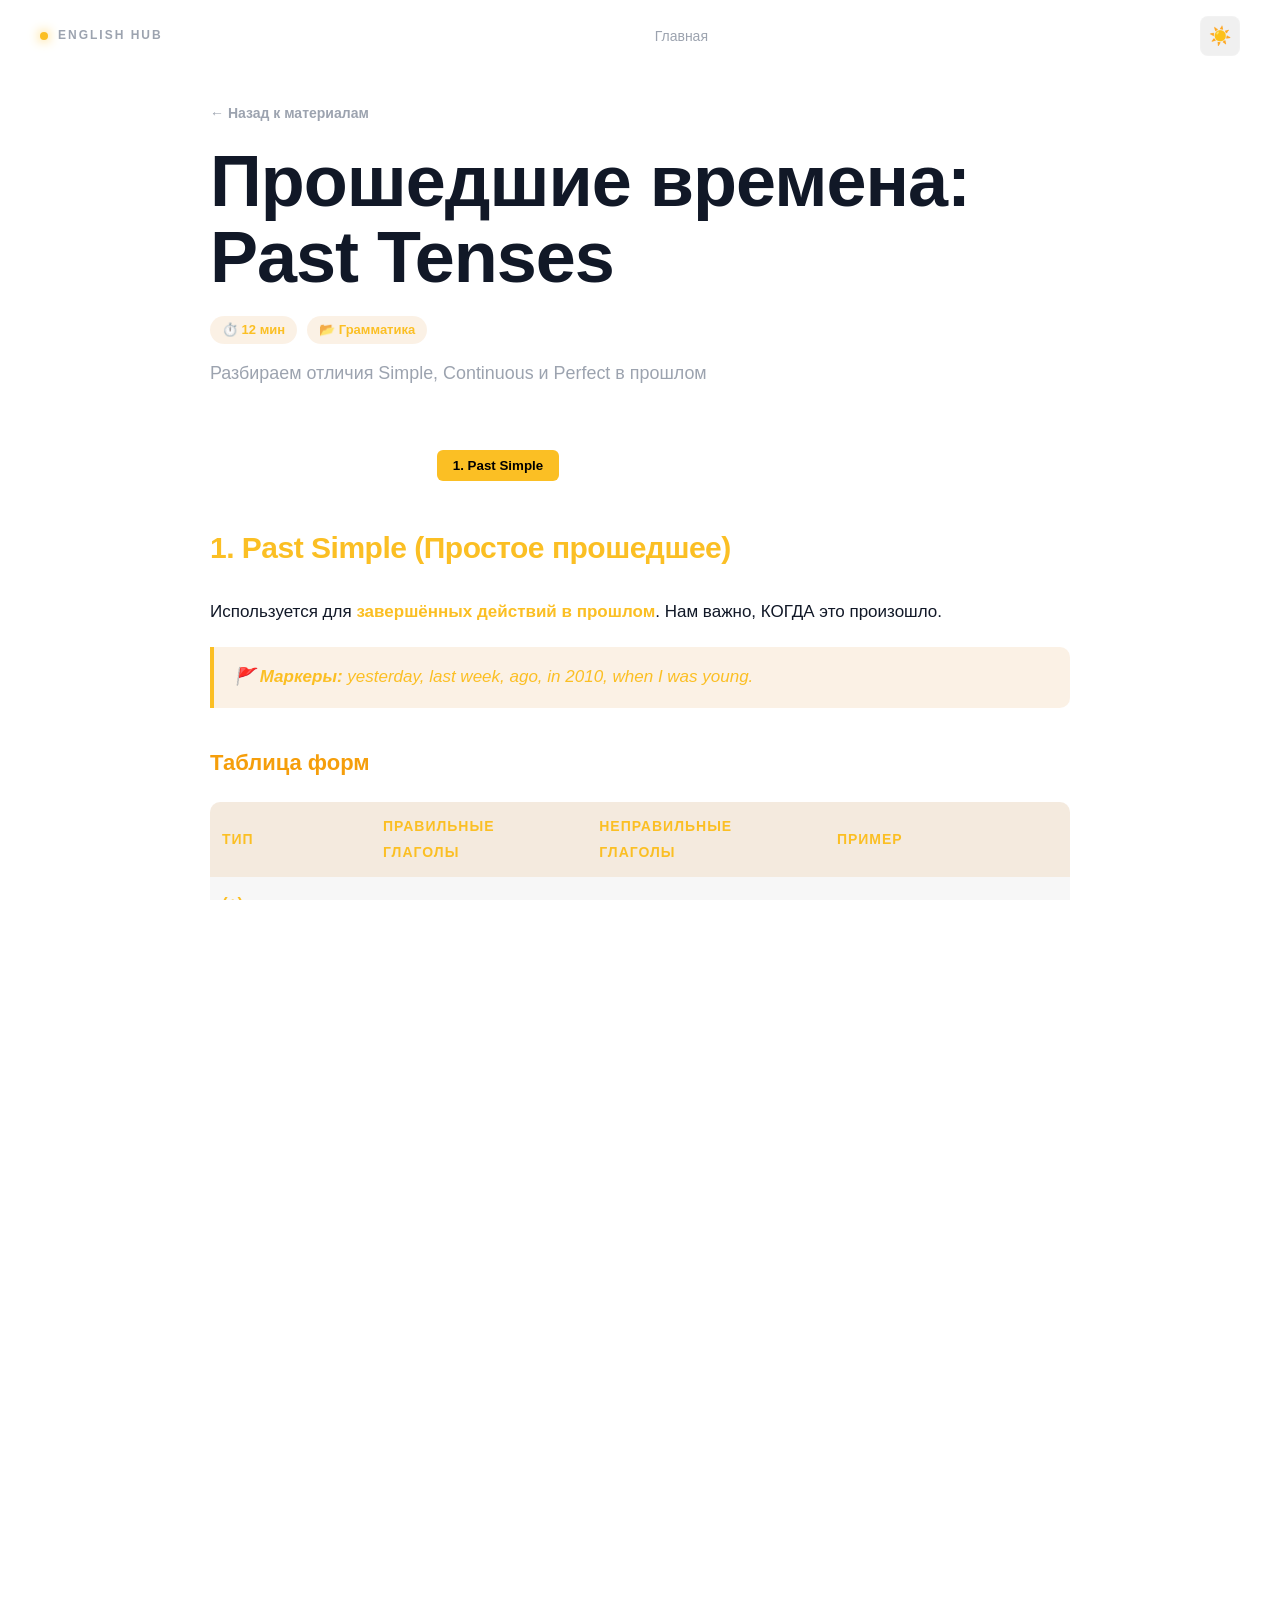
<file: english/materials/grammar/past.html>
<!DOCTYPE html>
<html lang="ru">
<head>
<meta charset="UTF-8">
<meta name="viewport" content="width=device-width, initial-scale=1.0">
<title>Грамматика: Past Tenses</title>
<script src="../../../js/theme.js"></script>
<link rel="stylesheet" href="../../../css/base.css">
<link rel="stylesheet" href="../../../css/hub.css">
<link rel="stylesheet" href="../../../css/lesson.css">
<style>
    :root {
        --accent: #fbbf24;
        --accent-2: #f59e0b;
        --accent-3: #d97706;
        --border: rgba(255,255,255,0.1);
        --muted: #9ca3af;
        --danger: #ef4444;
    }
    
    .slide-nav { display: flex; justify-content: center; gap: 10px; margin: 20px 0; flex-wrap: wrap; }
    .slide-btn { padding: 8px 16px; background: rgba(255,255,255,0.1); border: none; color: white; cursor: pointer; border-radius: 6px; transition: all 0.3s; }
    .slide-btn:hover { background: rgba(255,255,255,0.2); }
    .slide-btn.active { background: var(--accent); color: black; font-weight: bold; }
    .slide-content { display: none; animation: fadeIn 0.5s; }
    .slide-content.active { display: block; }
    @keyframes fadeIn { from { opacity: 0; transform: translateY(10px); } to { opacity: 1; transform: translateY(0); } }
</style>
</head>

<script>
  document.addEventListener('DOMContentLoaded', initThemeToggle);
</script>

<body>

<nav class="nav-top">
  <div class="brand"><span class="brand-dot"></span><span>English Hub</span></div>
  <div class="nav-links"><a href="../index.html">Главная</a></div>
  <button id="themeToggle" class="theme-btn" aria-label="Переключить тему">🌙</button>
</nav>

<div class="lesson-container">
  
  <div class="lesson-header">
    <a href="#" class="back-link">← Назад к материалам</a>
    <h1 id="lessonTitle">Прошедшие времена: Past Tenses</h1>
    <div class="lesson-meta" id="lessonMeta">
      <span class="meta-tag">⏱️ 12 мин</span>
      <span class="meta-tag">📂 Грамматика</span>
    </div>
    <p class="lead" style="color: var(--muted)">Разбираем отличия Simple, Continuous и Perfect в прошлом</p>
  </div>

  <div class="lesson-content" id="lessonContent">
    
    <div class="slide-nav">
      <button class="slide-btn active" onclick="showSlide(1)">1. Past Simple</button>
      <button class="slide-btn" onclick="showSlide(2)">2. Past Continuous</button>
      <button class="slide-btn" onclick="showSlide(3)">3. Past Perfect</button>
    </div>

    <!-- СЛАЙД 1: PAST SIMPLE -->
    <div id="slide-1" class="slide-content active">
      <h2>1. Past Simple (Простое прошедшее)</h2>
      <p>Используется для <strong>завершённых действий в прошлом</strong>. Нам важно, КОГДА это произошло.</p>
      
      <blockquote>
        🚩 <strong>Маркеры:</strong> yesterday, last week, ago, in 2010, when I was young.
      </blockquote>

      <h3>Таблица форм</h3>
      <table>
        <thead>
          <tr>
            <th>Тип</th>
            <th>Правильные глаголы</th>
            <th>Неправильные глаголы</th>
            <th>Пример</th>
          </tr>
        </thead>
        <tbody>
          <tr>
            <td><strong>(+) Утверждение</strong></td>
            <td>V2 + <strong>ed</strong></td>
            <td>2-я форма (V2)</td>
            <td>I <strong>worked</strong>. / I <strong>went</strong>.</td>
          </tr>
          <tr>
            <td><strong>(-) Отрицание</strong></td>
            <td colspan="2"><strong>didn't</strong> + V1 (без изменений!)</td>
            <td>I <strong>didn't work</strong>. / I <strong>didn't go</strong>.</td>
          </tr>
          <tr>
            <td><strong>(?) Вопрос</strong></td>
            <td colspan="2"><strong>Did</strong> ... + V1?</td>
            <td><strong>Did</strong> you <strong>work</strong>? / <strong>Did</strong> you <strong>go</strong>?</td>
          </tr>
        </tbody>
      </table>

      <h4>⚠️ Важно: Глагол To Be</h4>
      <p>Глагол <code>to be</code> в прошедшем времени имеет две формы:</p>
      <ul>
        <li>I / He / She / It → <strong>was</strong></li>
        <li>You / We / They → <strong>were</strong></li>
      </ul>
      <p><em>Примеры:</em></p>
      <ul>
        <li>I <strong>was</strong> at home yesterday.</li>
        <li>They <strong>were</strong> happy.</li>
        <li><strong>Was</strong> she at school? (Не: Did she be...)</li>
      </ul>

      <h4>📝 Правописание -ed</h4>
      <ul>
        <li>Стандарт: <strong>+ed</strong> (work → worked)</li>
        <li>Заканчивается на <strong>e</strong>: <strong>+d</strong> (live → lived)</li>
        <li>Короткий гласный + согласная: <strong>удвоение</strong> (stop → stopped)</li>
        <li>Согласная + <strong>y</strong>: <strong>y → ied</strong> (study → studied)</li>
      </ul>
    </div>

    <!-- СЛАЙД 2: PAST CONTINUOUS -->
    <div id="slide-2" class="slide-content">
      <h2>2. Past Continuous (Прошедшее длительное)</h2>
      <p>Используется для действий, которые <strong>длились в определённый момент прошлого</strong> или были прерваны другим действием.</p>
      
      <blockquote>
        🚩 <strong>Маркеры:</strong> while, when, at 5 o'clock yesterday, all day yesterday, at that moment.
      </blockquote>

      <h3>Схема построения</h3>
      <p>Формула: <code>was/were + V-ing</code></p>

      <table>
        <thead>
          <tr>
            <th>Подлежащее</th>
            <th>Вспомогательный</th>
            <th>Основной глагол</th>
          </tr>
        </thead>
        <tbody>
          <tr>
            <td>I / He / She / It</td>
            <td><strong>was</strong></td>
            <td>V-ing (working)</td>
          </tr>
          <tr>
            <td>You / We / They</td>
            <td><strong>were</strong></td>
            <td>V-ing (working)</td>
          </tr>
        </tbody>
      </table>

      <h3>Типичные ситуации</h3>
      <table>
        <thead>
          <tr>
            <th>Ситуация</th>
            <th>Пример</th>
          </tr>
        </thead>
        <tbody>
          <tr>
            <td><strong>Действие в процессе</strong> в конкретный момент</td>
            <td>At 7 PM yesterday I <strong>was watching</strong> TV.</td>
          </tr>
          <tr>
            <td><strong>Два действия одновременно</strong></td>
            <td>While I <strong>was cooking</strong>, he <strong>was reading</strong>.</td>
          </tr>
          <tr>
            <td><strong>Длительное действие прервано</strong> коротким (Past Simple)</td>
            <td>I <strong>was sleeping</strong> when the phone <strong>rang</strong>.</td>
          </tr>
        </tbody>
      </table>

      <h4>⚡ Ключевая разница: When vs While</h4>
      <ul>
        <li><strong>When</strong> + Past Simple (короткое действие)</li>
        <li><strong>While</strong> + Past Continuous (длительное действие)</li>
      </ul>
      <p><em>Пример:</em> <strong>While</strong> I <strong>was walking</strong> home, it <strong>started</strong> to rain.</p>
    </div>

    <!-- СЛАЙД 3: PAST PERFECT -->
    <div id="slide-3" class="slide-content">
      <h2>3. Past Perfect (Прошедшее совершенное)</h2>
      <p>Используется для действия, которое <strong>завершилось ДО другого действия в прошлом</strong>. Это "прошлое в прошлом".</p>
      
      <blockquote>
        🚩 <strong>Маркеры:</strong> by the time, before, after, already, just, never, when.
      </blockquote>

      <h3>Таблица форм</h3>
      <p>Формула: <code>had + V3 (Past Participle)</code></p>

      <table>
        <thead>
          <tr>
            <th>Тип</th>
            <th>Форма</th>
            <th>Пример</th>
          </tr>
        </thead>
        <tbody>
          <tr>
            <td><strong>(+) Утверждение</strong></td>
            <td><strong>had</strong> + V3</td>
            <td>I <strong>had finished</strong> my work.</td>
          </tr>
          <tr>
            <td><strong>(-) Отрицание</strong></td>
            <td><strong>hadn't</strong> + V3</td>
            <td>She <strong>hadn't seen</strong> him before.</td>
          </tr>
          <tr>
            <td><strong>(?) Вопрос</strong></td>
            <td><strong>Had</strong> ... + V3?</td>
            <td><strong>Had</strong> you <strong>eaten</strong> before you came?</td>
          </tr>
        </tbody>
      </table>

      <h3>Когда используем Past Perfect?</h3>
      <table>
        <thead>
          <tr>
            <th>Ситуация</th>
            <th>Пример</th>
          </tr>
        </thead>
        <tbody>
          <tr>
            <td><strong>Действие завершилось до другого действия в прошлом</strong></td>
            <td>When I arrived, the train <strong>had already left</strong>.<br><em>(Сначала ушёл поезд, потом я приехал)</em></td>
          </tr>
          <tr>
            <td><strong>Опыт до определённого момента в прошлом</strong></td>
            <td>She <strong>had never flown</strong> before 2020.</td>
          </tr>
          <tr>
            <td><strong>Причина в прошлом</strong> (почему что-то произошло)</td>
            <td>I was tired because I <strong>hadn't slept</strong> well.</td>
          </tr>
        </tbody>
      </table>

      <h4>⏰ Временная шкала</h4>
      <p>Представьте три точки на линии времени:</p>
      <ol>
        <li><strong>Past Perfect</strong> (самое раннее) → <em>I had eaten</em></li>
        <li><strong>Past Simple</strong> (среднее) → <em>He arrived</em></li>
        <li><strong>Present</strong> (сейчас) → <em>now</em></li>
      </ol>
      <p><em>Пример:</em> I <strong>had finished</strong> dinner before he <strong>arrived</strong>.</p>
    </div>

  </div>

  <div class="lesson-footer">
    <p>Проверьте свои знания:</p>
        <a href="../quiz.html?test=english/tests/grammar/past.json" class="btn btn-secondary" style="background: var(--accent); color: #000; padding: 10px 20px; text-decoration: none; border-radius: 8px; font-weight: bold;">
        Пройти тест по теме →
    </a>
  </div>
</div>

<script>
  function showSlide(n) {
    document.querySelectorAll('.slide-content').forEach(el => el.classList.remove('active'));
    document.querySelectorAll('.slide-btn').forEach(el => el.classList.remove('active'));
    
    document.getElementById('slide-' + n).classList.add('active');
    document.querySelectorAll('.slide-btn')[n-1].classList.add('active');
  }
</script>

</body>
</html>
</file>
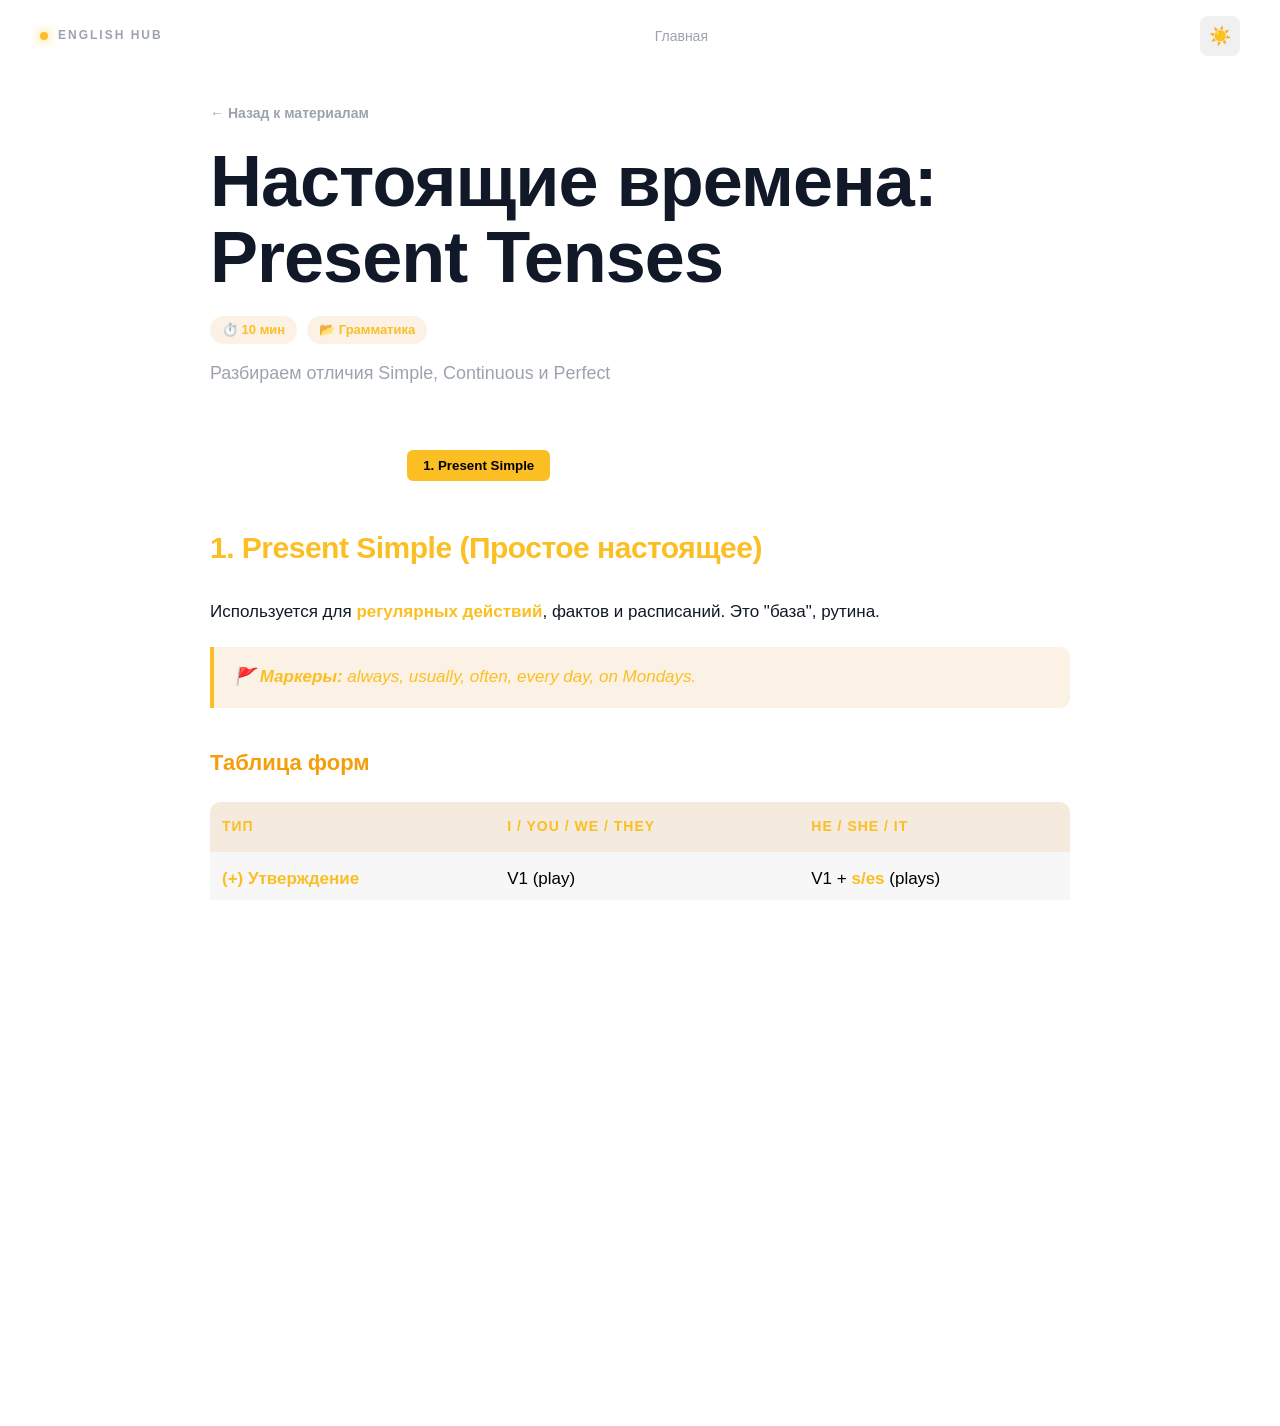
<file: english/materials/grammar/presence.html>
<!DOCTYPE html>
<html lang="ru">
<head>
<meta charset="UTF-8">
<meta name="viewport" content="width=device-width, initial-scale=1.0">
<title>Грамматика: Present Tenses</title>
<script src="../../../js/theme.js"></script>
<link rel="stylesheet" href="../../../css/base.css">
<link rel="stylesheet" href="../../../css/hub.css">
<link rel="stylesheet" href="../../../css/lesson.css">
<style>
    :root {
        --accent: #fbbf24;
        --accent-2: #f59e0b;
        --accent-3: #d97706;
        --border: rgba(255,255,255,0.1);
        --muted: #9ca3af;
        --danger: #ef4444;
    }

    .slide-nav { display: flex; justify-content: center; gap: 10px; margin: 20px 0; }
    .slide-btn { padding: 8px 16px; background: rgba(255,255,255,0.1); border: none; color: white; cursor: pointer; border-radius: 6px; }
    .slide-btn.active { background: var(--accent); color: black; font-weight: bold; }
    .slide-content { display: none; animation: fadeIn 0.5s; }
    .slide-content.active { display: block; }
    @keyframes fadeIn { from { opacity: 0; transform: translateY(10px); } to { opacity: 1; transform: translateY(0); } }
</style>
</head>
<script>
  document.addEventListener('DOMContentLoaded', initThemeToggle);
</script>
<body>

<nav class="nav-top">
  <div class="brand"><span class="brand-dot"></span><span>English Hub</span></div>
  <div class="nav-links"><a href="../../../index.html">Главная</a></div>
  <button id="themeToggle" class="theme-btn" aria-label="Переключить тему">🌙</button>
</nav>

<div class="lesson-container">

  <div class="lesson-header">
    <a href="../../english.html" class="back-link">← Назад к материалам</a>
    <h1 id="lessonTitle">Настоящие времена: Present Tenses</h1>
    <div class="lesson-meta" id="lessonMeta">
      <span class="meta-tag">⏱️ 10 мин</span>
      <span class="meta-tag">📂 Грамматика</span>
    </div>
    <p class="lead" style="color: var(--muted)">Разбираем отличия Simple, Continuous и Perfect</p>
  </div>

  <div class="lesson-content" id="lessonContent">

    <div class="slide-nav">
      <button class="slide-btn active" onclick="showSlide(1)">1. Present Simple</button>
      <button class="slide-btn" onclick="showSlide(2)">2. Present Continuous</button>
      <button class="slide-btn" onclick="showSlide(3)">3. Present Perfect</button>
    </div>

    <!-- СЛАЙД 1 -->
    <div id="slide-1" class="slide-content active">
      <h2>1. Present Simple (Простое настоящее)</h2>
      <p>Используется для <strong>регулярных действий</strong>, фактов и расписаний. Это "база", рутина.</p>

      <blockquote>
        🚩 <strong>Маркеры:</strong> always, usually, often, every day, on Mondays.
      </blockquote>

      <h3>Таблица форм</h3>
      <table>
        <thead>
          <tr>
            <th>Тип</th>
            <th>I / You / We / They</th>
            <th>He / She / It</th>
          </tr>
        </thead>
        <tbody>
          <tr>
            <td><strong>(+) Утверждение</strong></td>
            <td>V1 (play)</td>
            <td>V1 + <strong>s/es</strong> (plays)</td>
          </tr>
          <tr>
            <td><strong>(-) Отрицание</strong></td>
            <td><strong>don't</strong> + V1</td>
            <td><strong>doesn't</strong> + V1</td>
          </tr>
          <tr>
            <td><strong>(?) Вопрос</strong></td>
            <td><strong>Do</strong> ... V1?</td>
            <td><strong>Does</strong> ... V1?</td>
          </tr>
        </tbody>
      </table>

      <h4>⚠️ Важно: Глагол To Be</h4>
      <p>Глагол <code>to be</code> не требует do/does. Он меняется сам:</p>
      <ul>
        <li>I <strong>am</strong> / He <strong>is</strong> / We <strong>are</strong></li>
        <li>Вопрос: <strong>Is</strong> he a doctor? (Не: Does he be...)</li>
      </ul>
    </div>

    <!-- СЛАЙД 2 -->
    <div id="slide-2" class="slide-content">
      <h2>2. Present Continuous (Настоящее длительное)</h2>
      <p>Используется для действий, которые происходят <strong>прямо сейчас</strong> (в момент речи) или временных ситуаций.</p>

      <blockquote>
        🚩 <strong>Маркеры:</strong> now, at the moment, Look!, Listen!, today (в значении "сегодняшний день").
      </blockquote>

      <h3>Схема построения</h3>
      <p>Формула: <code>to be (am/is/are) + V-ing</code></p>

      <table>
        <thead>
          <tr>
            <th>Тип</th>
            <th>Пример</th>
          </tr>
        </thead>
        <tbody>
          <tr>
            <td><strong>(+) Утверждение</strong></td>
            <td>I <strong>am working</strong> now.<br>She <strong>is sleeping</strong>.</td>
          </tr>
          <tr>
            <td><strong>(-) Отрицание</strong></td>
            <td>We <strong>aren't watching</strong> TV.</td>
          </tr>
          <tr>
            <td><strong>(?) Вопрос</strong></td>
            <td><strong>Are</strong> you <strong>listening</strong>?</td>
          </tr>
        </tbody>
      </table>

      <h4>🚫 Stative Verbs (Глаголы состояния)</h4>
      <p>Некоторые глаголы <strong>нельзя</strong> использовать в Continuous, даже если действие происходит сейчас. Это глаголы чувств и мышления:</p>
      <p><code>like, love, hate, know, understand, want, need, believe</code>.</p>
      <p><em>Правильно:</em> I <strong>understand</strong> you. (Не: I am understanding)</p>
    </div>

    <!-- СЛАЙД 3 -->
    <div id="slide-3" class="slide-content">
      <h2>3. Present Perfect (Настоящее совершенное)</h2>
      <p>Связывает прошлое с настоящим. Нам важен <strong>результат</strong> к настоящему моменту, а не время действия.</p>

      <blockquote>
        🚩 <strong>Маркеры:</strong> just, already, yet, ever, never, recently, since, for.
      </blockquote>

      <h3>Таблица форм</h3>
      <p>Формула: <code>have/has + V3 (Past Participle)</code></p>

      <table>
        <thead>
          <tr>
            <th>Подлежащее</th>
            <th>Вспомогательный</th>
            <th>Основной глагол</th>
            <th>Пример</th>
          </tr>
        </thead>
        <tbody>
          <tr>
            <td>I / You / We / They</td>
            <td><strong>have</strong></td>
            <td>V3 (played / gone)</td>
            <td>I <strong>have finished</strong>.</td>
          </tr>
          <tr>
            <td>He / She / It</td>
            <td><strong>has</strong></td>
            <td>V3 (played / gone)</td>
            <td>She <strong>has lost</strong> her keys.</td>
          </tr>
        </tbody>
      </table>

      <h4>Разница с Past Simple</h4>
      <ul>
        <li><strong>Past Simple:</strong> Я потерял ключи вчера. (Факт в прошлом, время указано). → <em>I lost my keys yesterday.</em></li>
        <li><strong>Present Perfect:</strong> Я потерял ключи. (Результат: я стою перед дверью и не могу войти). → <em>I have lost my keys.</em></li>
      </ul>
    </div>

  </div>

  <div class="lesson-footer">
    <p>Проверьте свои знания:</p>
    <a href="../../../quiz.html?test=english/tests/grammar/presence.json" class="btn btn-secondary" style="background: var(--accent); color: #000; padding: 10px 20px; text-decoration: none; border-radius: 8px; font-weight: bold;">
      Пройти тест по теме →
    </a>
  </div>
</div>

<script>
  function showSlide(n) {
    document.querySelectorAll('.slide-content').forEach(el => el.classList.remove('active'));
    document.querySelectorAll('.slide-btn').forEach(el => el.classList.remove('active'));

    document.getElementById('slide-' + n).classList.add('active');
    document.querySelectorAll('.slide-btn')[n - 1].classList.add('active');
  }
</script>

</body>
</html>
</file>
<file: css/base.css>
/* =========================================================
   BASE — переменные, сброс, типографика, общие компоненты
   ========================================================= */

:root {
  --bg: #0a0e1a;
  --bg-2: #111827;
  --accent: #fbbf24;
  --accent-2: #60a5fa;
  --accent-3: #f472b6;
  --accent-4: #34d399;
  --accent-5: #a78bfa;
  --danger: #ef4444;
  --text: #f3f4f6;
  --muted: #9ca3af;
  --border: rgba(255, 255, 255, 0.08);
  --card-bg: rgba(255, 255, 255, 0.03);
  --btn-bg: rgba(255, 255, 255, 0.08);
  --nav-bg: rgba(10, 14, 26, 0.9);
  --heading: #fff;
  --shadow-accent: rgba(251, 191, 36, 0.3);
  --accent-soft: rgba(251, 191, 36, 0.1);
  --accent-border: rgba(251, 191, 36, 0.3);
}

[data-theme="light"] {
  --bg: #ffffff;
  --bg-2: #f8fafc;
  --accent: #d97706;
  --accent-2: #2563eb;
  --accent-3: #db2777;
  --accent-4: #059669;
  --accent-5: #7c3aed;
  --danger: #dc2626;
  --text: #111827;
  --muted: #6b7280;
  --border: rgba(0, 0, 0, 0.1);
  --card-bg: rgba(0, 0, 0, 0.03);
  --btn-bg: rgba(0, 0, 0, 0.06);
  --nav-bg: rgba(255, 255, 255, 0.9);
  --heading: #111827;
  --shadow-accent: rgba(217, 119, 6, 0.25);
  --accent-soft: rgba(217, 119, 6, 0.1);
  --accent-border: rgba(217, 119, 6, 0.3);
}
[data-theme="light"] li,
[data-theme="light"] tbody { color: #000; }

/* ---------- Сброс ---------- */
* { margin: 0; padding: 0; box-sizing: border-box; }
html { scroll-behavior: smooth; }
html, body {
  height: 100%;
  background: var(--bg);
  color: var(--text);
  font-family: 'Inter', -apple-system, BlinkMacSystemFont, 'Segoe UI', sans-serif;
  line-height: 1.6;
  overflow-x: hidden;
}
body { transition: background .2s, color .2s; }
a { color: inherit; text-decoration: none; }

/* ---------- Футер (общий для всех страниц) ---------- */
.footer {
  border-top: 1px solid var(--border);
  padding: 30px 40px;
  background: var(--bg-2);
}
.footer-content {
  max-width: 1200px;
  margin: 0 auto;
  display: flex;
  justify-content: space-between;
  align-items: center;
  flex-wrap: wrap;
  gap: 15px;
}
.footer-brand {
  display: flex;
  align-items: center;
  gap: 10px;
  font-size: 13px;
  color: var(--muted);
}
.footer-copy {
  font-size: 13px;
  color: var(--muted);
}

@media (max-width: 768px) {
  .footer { padding: 24px 20px; }
  .footer-content { flex-direction: column; text-align: center; }
}


@media (prefers-reduced-motion: reduce) {
  html { scroll-behavior: auto; }
  *, *::before, *::after {
    animation-duration: .01ms !important;
    animation-iteration-count: 1 !important;
    transition-duration: .01ms !important;
  }
}

/* ---------- Типографика ---------- */
h1 {
  font-size: clamp(40px, 6vw, 72px);
  font-weight: 800;
  line-height: 1.05;
  letter-spacing: -1px;
  margin-bottom: 20px;
}
h1 .grad {
  background: linear-gradient(120deg, var(--accent) 0%, var(--heading) 60%, var(--accent-2) 100%);
  -webkit-background-clip: text;
  background-clip: text;
  -webkit-text-fill-color: transparent;
}
h2 {
  font-size: clamp(28px, 3.5vw, 44px);
  font-weight: 700;
  line-height: 1.15;
  margin-bottom: 16px;
  letter-spacing: -0.5px;
  color: var(--heading);
}
h3 { font-size: 22px; font-weight: 700; margin-bottom: 10px; color: var(--heading); }
.lead { font-size: clamp(16px, 1.4vw, 20px); color: var(--muted); max-width: 780px; line-height: 1.6; }
.section-lead { font-size: 17px; color: var(--muted); max-width: 700px; margin: 0 auto 40px; text-align: center; }

/* ---------- Утилиты ---------- */
.text-accent { color: var(--accent); }
.text-blue { color: var(--accent-2); }
.text-pink { color: var(--accent-3); }
.text-green { color: var(--accent-4); }
.text-purple { color: var(--accent-5); }
.hidden { display: none !important; }


/* ---------- Навигация ---------- */
.nav-top {
  position: fixed; top: 0; left: 0; right: 0;
  background: var(--nav-bg);
  backdrop-filter: blur(12px);
  -webkit-backdrop-filter: blur(12px);
  border-bottom: 1px solid var(--border);
  padding: 16px 40px;
  display: flex; justify-content: space-between; align-items: center;
  z-index: 100;
}
.brand { display: flex; align-items: center; gap: 10px; font-size: 12px; letter-spacing: 2px; text-transform: uppercase; color: var(--muted); font-weight: 600; }
.brand-dot { width: 8px; height: 8px; border-radius: 50%; background: var(--accent); box-shadow: 0 0 12px var(--accent); }
.nav-links { display: flex; gap: 30px; list-style: none; align-items: center; }
.nav-links a { color: var(--muted); font-size: 14px; font-weight: 500; transition: color .2s; }
.nav-links a:hover { color: var(--accent); }




/* ---------- Кнопки ---------- */
.btn {
  display: inline-block;
  padding: 12px 24px;
  font-size: 15px;
  font-weight: 700;
  border-radius: 10px;
  cursor: pointer;
  transition: all .25s;
  border: 1px solid transparent;
  text-align: center;
  font-family: inherit;
  color: var(--text);
  background: var(--btn-bg);
}
.btn:hover { transform: translateY(-2px); }
.btn-primary { background: linear-gradient(135deg, var(--accent), var(--accent-2)); color: #000; }
.btn-primary:hover { box-shadow: 0 10px 30px var(--shadow-accent); }
.btn-secondary { background: transparent; border-color: var(--accent); color: var(--accent); }
.btn-secondary:hover { background: var(--accent-soft); }

.theme-btn {
  background: var(--btn-bg);
  border: 1px solid var(--border);
  color: var(--text);
  width: 40px; height: 40px;
  border-radius: 8px;
  cursor: pointer;
  font-size: 18px;
  display: inline-flex;
  align-items: center;
  justify-content: center;
  transition: background .2s;
}
.theme-btn:hover { background: var(--card-bg); }

/* ---------- Поля ввода ---------- */
.input-field {
  width: 100%;
  padding: 12px 16px;
  margin-bottom: 8px;
  background: var(--card-bg);
  border: 1px solid var(--border);
  border-radius: 10px;
  color: var(--text);
  font-size: 15px;
  font-family: inherit;
  outline: none;
  transition: border-color .2s, background .2s;
}
.input-field:focus { border-color: var(--accent); }
.input-field::placeholder { color: var(--muted); }
select.input-field option { background: var(--bg-2); color: var(--text); }
textarea.input-field { resize: vertical; min-height: 60px; font-family: monospace; }

/* ---------- Прогресс ---------- */
.progress-bar { height: 8px; background: var(--border); border-radius: 4px; overflow: hidden; margin: 10px 0; }
.progress-fill { height: 100%; background: linear-gradient(90deg, var(--accent-2), var(--accent)); transition: width .5s; }

/* ---------- Вариант ответа (тесты + игры) ---------- */
.opt {
  display: block;
  width: 100%;
  padding: 14px 18px;
  margin: 8px 0;
  background: var(--btn-bg);
  border: 1px solid var(--border);
  color: var(--text);
  border-radius: 10px;
  cursor: pointer;
  transition: all .2s;
  font-size: 15px;
  text-align: left;
  font-family: inherit;
}
.opt:hover { border-color: var(--accent); background: var(--card-bg); }
.opt.correct { background: rgba(52, 211, 153, .2); border-color: var(--accent-4); color: var(--accent-4); }
.opt.wrong { background: rgba(239, 68, 68, .15); border-color: var(--danger); color: #fca5a5; }

/* ---------- Чип / бейдж ---------- */
.chip {
  display: inline-block;
  padding: 4px 12px;
  background: var(--accent-soft);
  color: var(--accent);
  border-radius: 20px;
  font-size: 12px;
  font-weight: 600;
  letter-spacing: .5px;
  margin: 2px;
}
.chip.blue { background: rgba(96, 165, 250, .15); color: var(--accent-2); }
.chip.pink { background: rgba(244, 114, 182, .15); color: var(--accent-3); }
.chip.green { background: rgba(52, 211, 153, .15); color: var(--accent-4); }
.chip.purple { background: rgba(167, 139, 250, .15); color: var(--accent-5); }

/* ---------- Панель (общий контейнер) ---------- */
.panel {
  background: var(--card-bg);
  border: 1px solid var(--border);
  border-radius: 16px;
  padding: 24px;
  margin-bottom: 16px;
}

/* ---------- Модалки ---------- */
.modal {
  display: none;
  position: fixed; inset: 0;
  background: rgba(0, 0, 0, .7);
  z-index: 100;
  align-items: center;
  justify-content: center;
  padding: 20px;
}
.modal.active { display: flex; }
.modal-content {
  background: var(--bg-2);
  border: 1px solid var(--border);
  border-radius: 15px;
  padding: 25px;
  max-width: 600px;
  width: 100%;
  max-height: 90vh;
  overflow-y: auto;
}
.modal-content h2 { color: var(--accent); margin-bottom: 15px; font-size: 1.3em; }

/* ---------- Адаптив ---------- */
@media (max-width: 768px) {
  .btn { padding: 10px 18px; font-size: 14px; }
  .panel { padding: 18px; }
}
</file>
<file: css/hub.css>
/* =========================================================
   HUB — страница-хаб (список курсов / направлений)
   ========================================================= */


/* ---------- Hero ---------- */
.hero {
  min-height: 100vh;
  min-height: 100dvh;
  display: flex;
  align-items: center;
  justify-content: center;
  text-align: center;
  padding: 120px 20px 80px;
  background:
    radial-gradient(1200px 600px at 85% -10%, rgba(251,191,36,.08), transparent 60%),
    radial-gradient(900px 500px at -10% 110%, rgba(96,165,250,.08), transparent 60%);
}
.hero-content { max-width: 900px; }
.hero-badge {
  display: inline-block;
  padding: 6px 16px;
  background: var(--accent-soft);
  border: 1px solid var(--accent-border);
  border-radius: 20px;
  color: var(--accent);
  font-size: 13px;
  letter-spacing: 1px;
  margin-bottom: 24px;
  text-transform: uppercase;
  font-weight: 600;
}
.hero-buttons { margin-top: 40px; display: flex; gap: 15px; justify-content: center; flex-wrap: wrap; }

/* ---------- Секции ---------- */
.section { padding: 100px 20px; text-align: center; }
.section-alt { background: var(--bg-2); }
.container-narrow { max-width: 800px; margin: 0 auto; }

/* ---------- Карточки направлений ---------- */
.cards-grid {
  display: grid;
  grid-template-columns: repeat(auto-fit, minmax(min(320px, 100%), 1fr));
  gap: 24px;
  max-width: 1200px;
  margin: 0 auto;
}
.card {
  background: var(--card-bg);
  border: 1px solid var(--border);
  border-radius: 16px;
  padding: 32px;
  text-align: left;
  transition: all .3s;
  position: relative;
  overflow: hidden;
}
.card:hover {
  transform: translateY(-5px);
  border-color: var(--accent);
  box-shadow: 0 15px 40px rgba(251,191,36,.15);
}
.card-flag { font-size: 56px; margin-bottom: 16px; }
.card h3 { font-size: 28px; margin-bottom: 12px; }
.card p { color: var(--muted); font-size: 15px; line-height: 1.6; margin-bottom: 16px; }
.card-tags { display: flex; gap: 8px; flex-wrap: wrap; margin-bottom: 20px; }
.tag {
  padding: 4px 12px;
  background: var(--accent-soft);
  color: var(--accent);
  border-radius: 20px;
  font-size: 12px;
  font-weight: 600;
  letter-spacing: .5px;
}
.card-arrow { color: var(--accent); font-weight: 600; font-size: 14px; letter-spacing: .5px; transition: transform .2s; }
.card:hover .card-arrow { transform: translateX(5px); }

/* ---------- Hub-сетка ---------- */
.hub-container { max-width: 1200px; margin: 0 auto; padding: 100px 20px 60px; }
.hub-header { text-align: center; margin-bottom: 60px; }
.hub-flag { font-size: 80px; margin-bottom: 20px; }
.hub-section { margin-bottom: 60px; }
.hub-section h2 { text-align: center; margin-bottom: 10px; }
.hub-grid {
  display: grid;
  grid-template-columns: repeat(auto-fit, minmax(min(320px, 100%), 1fr));
  gap: 20px;
  margin-top: 30px;
}
.hub-card {
  background: var(--card-bg);
  border: 1px solid var(--border);
  border-radius: 16px;
  padding: 28px;
  text-decoration: none;
  color: inherit;
  transition: all .3s;
  display: flex;
  gap: 20px;
  align-items: flex-start;
  position: relative;
}
.hub-card:hover {
  transform: translateY(-5px);
  border-color: var(--accent);
  box-shadow: 0 15px 40px rgba(251,191,36,.15);
}
.hub-card-num { font-size: 48px; font-weight: 900; color: var(--accent); flex-shrink: 0; line-height: 1; }
.hub-card-content { flex: 1; }
.hub-card-content h3 { font-size: 20px; margin-bottom: 8px; color: var(--heading); }
.hub-card-content p { color: var(--muted); font-size: 14px; line-height: 1.5; margin-bottom: 12px; }
.hub-card-meta { display: flex; gap: 8px; flex-wrap: wrap; }
.hub-tag {
  padding: 4px 10px;
  background: var(--accent-soft);
  color: var(--accent);
  border-radius: 20px;
  font-size: 12px;
  font-weight: 600;
}
.hub-card-arrow {
  color: var(--accent);
  font-weight: 600;
  font-size: 14px;
  position: absolute;
  right: 28px;
  bottom: 28px;
  transition: transform .2s;
}
.hub-card:hover .hub-card-arrow { transform: translateX(5px); }
.hub-footer { text-align: center; margin-top: 60px; }

/* ---------- Пары материал + тест ---------- */
.pairs-list { display: grid; grid-template-columns: 1fr; gap: 24px; margin-top: 24px; }
@media (min-width: 768px) { .pairs-list { grid-template-columns: repeat(2, 1fr); } }
.pair-card {
  display: grid;
  grid-template-columns: 1fr auto 1fr;
  gap: 20px;
  align-items: stretch;
  background: var(--card-bg);
  border: 1px solid var(--border);
  border-radius: 16px;
  padding: 24px;
  transition: all .3s;
}
.pair-card:hover { border-color: var(--accent); box-shadow: 0 10px 30px rgba(251,191,36,.1); }
.pair-material-link { display: flex; gap: 20px; text-decoration: none; color: inherit; align-items: flex-start; }
.pair-num { font-size: 48px; font-weight: 900; color: var(--accent); flex-shrink: 0; line-height: 1; }
.pair-content { flex: 1; }
.pair-type { font-size: 11px; color: var(--muted); text-transform: uppercase; letter-spacing: 1.5px; margin-bottom: 6px; font-weight: 600; }
.pair-content h3 { font-size: 20px; margin-bottom: 8px; color: var(--heading); }
.pair-content p { color: var(--muted); font-size: 14px; line-height: 1.5; margin-bottom: 12px; }
.pair-arrow { display: flex; align-items: center; justify-content: center; font-size: 32px; color: var(--accent); font-weight: 300; }
.pair-test { display: flex; align-items: center; }
.pair-test-btn {
  display: flex;
  flex-direction: column;
  gap: 8px;
  padding: 20px;
  background: linear-gradient(135deg, rgba(96,165,250,.1), rgba(167,139,250,.1));
  border: 1px solid rgba(96,165,250,.3);
  border-radius: 12px;
  text-decoration: none;
  color: var(--accent-2);
  font-weight: 700;
  font-size: 16px;
  transition: all .3s;
  width: 100%;
  text-align: center;
}
.pair-test-btn:hover {
  transform: translateY(-3px);
  border-color: var(--accent-2);
  box-shadow: 0 10px 25px rgba(96,165,250,.2);
  color: var(--text);
}
.pair-test-meta { font-size: 12px; color: var(--muted); font-weight: 500; }
.pair-no-test {
  width: 100%;
  padding: 20px;
  text-align: center;
  color: var(--muted);
  font-size: 14px;
  font-style: italic;
  background: var(--card-bg);
  border: 1px dashed var(--border);
  border-radius: 12px;
}

/* ---------- Итоговый тест ---------- */
.final-section { margin-top: 80px; padding-top: 60px; border-top: 2px solid var(--border); }
.final-test-card {
  display: flex;
  gap: 30px;
  align-items: center;
  padding: 40px;
  background: linear-gradient(135deg, rgba(251,191,36,.08), rgba(52,211,153,.08));
  border: 2px solid var(--accent);
  border-radius: 20px;
  text-decoration: none;
  color: inherit;
  transition: all .3s;
  max-width: 900px;
  margin: 30px auto 0;
}
.final-test-card:hover {
  transform: translateY(-5px);
  box-shadow: 0 20px 50px rgba(251,191,36,.25);
  border-color: var(--accent-4);
}
.final-test-icon { font-size: 72px; flex-shrink: 0; }
.final-test-content { flex: 1; }
.final-test-label { font-size: 12px; letter-spacing: 3px; color: var(--accent); font-weight: 700; margin-bottom: 8px; text-transform: uppercase; }
.final-test-content h3 { font-size: 28px; margin-bottom: 10px; color: var(--heading); }
.final-test-content p { color: var(--muted); font-size: 15px; margin-bottom: 15px; }
.final-test-arrow { font-size: 20px; color: var(--accent); font-weight: 700; transition: transform .2s; }
.final-test-card:hover .final-test-arrow { transform: translateX(8px); }

/* ---------- Подзаголовок секции ---------- */
.section-subtitle { font-size: 18px; color: var(--accent-2); margin: 30px 0 15px; font-weight: 600; letter-spacing: .5px; }

/* ---------- Переключатель групп ---------- */
.group-switcher {
  background: var(--card-bg);
  border: 1px solid var(--border);
  border-radius: 16px;
  padding: 24px;
  margin-bottom: 40px;
  text-align: center;
}
.group-switcher-label { font-size: 14px; color: var(--muted); margin-bottom: 15px; letter-spacing: .5px; text-transform: uppercase; font-weight: 600; }
.group-buttons { display: flex; gap: 10px; justify-content: center; flex-wrap: wrap; }
.group-btn {
  padding: 10px 22px;
  background: var(--btn-bg);
  border: 1px solid var(--border);
  border-radius: 10px;
  color: var(--text);
  font-size: 14px;
  font-weight: 600;
  cursor: pointer;
  transition: all .2s;
  font-family: inherit;
}
.group-btn:hover { border-color: var(--accent); background: var(--accent-soft); }
.group-btn.active { background: linear-gradient(135deg, var(--accent), #f59e0b); color: #000; border-color: var(--accent); }

/* ---------- Метки групп и формата ---------- */
.group-badge { background: rgba(167,139,250,.15) !important; color: var(--accent-5) !important; font-size: 11px !important; }
.format-badge.html { background: rgba(167,139,250,.15) !important; color: var(--accent-5) !important; }
.format-badge.md { background: rgba(96,165,250,.15) !important; color: var(--accent-2) !important; }

/* ---------- Поиск ---------- */
.hub-search { margin: 20px auto 0; max-width: 480px; }
.hub-search input {
  width: 100%;
  padding: 12px 16px;
  background: var(--card-bg);
  border: 1px solid var(--border);
  border-radius: 10px;
  color: var(--text);
  font-size: 15px;
  font-family: inherit;
  outline: none;
  transition: border-color .2s;
}
.hub-search input:focus { border-color: var(--accent); }
.hub-search input::placeholder { color: var(--muted); }

/* ---------- Пустые / ошибочные состояния ---------- */
.loading, .empty, .error { text-align: center; padding: 40px; color: var(--muted); font-size: 16px; grid-column: 1 / -1; }
.error { color: #fca5a5; background: rgba(239,68,68,.1); border: 1px solid var(--danger); border-radius: 12px; }
.error small { display: block; margin-top: 10px; font-size: 13px; opacity: .8; }

/* ---------- Карта курса (лента) ---------- */
#courseMap { width: 100%; overflow-x: auto; padding: 60px 0 40px; scrollbar-width: thin; -webkit-overflow-scrolling: touch; scroll-behavior: smooth; }
.timeline-track { display: flex; align-items: flex-start; min-width: max-content; padding: 0 40px; }
.timeline-node { position: relative; display: flex; flex-direction: column; align-items: center; width: 140px; flex-shrink: 0; }
.timeline-line-left, .timeline-line-right {
  position: absolute; top: 7px; height: 6px; width: 50%; z-index: 1;
  background-color: var(--line-color, #334155); transition: background-color .3s;
}
.timeline-line-left { left: 0; }
.timeline-line-right { right: 0; }
.timeline-line-left.line-hidden, .timeline-line-right.line-hidden { display: none; }
.line-color-a1 { --line-color: var(--a1); }
.line-color-a2 { --line-color: var(--a2); }
.line-color-b1 { --line-color: var(--b1); }
.line-color-b2 { --line-color: var(--b2); }
.line-color-c1 { --line-color: var(--c1); }
.line-color-checkpoint { --line-color: #94a3b8; }
.line-color-a1-to-a2 { --line-color: var(--a2); }
.line-color-a2-to-b1 { --line-color: var(--b1); }
.line-color-b1-to-b2 { --line-color: var(--b2); }
.line-color-b2-to-c1 { --line-color: var(--c1); }
.line-color-c1-to-checkpoint { --line-color: #94a3b8; }
.timeline-dot {
  position: relative; display: block; width: 14px; height: 14px;
  border-radius: 50%; background: var(--bg); border: 4px solid var(--node-color, #3b82f6);
  z-index: 2; transition: transform .2s, box-shadow .2s; cursor: pointer;
}
.timeline-node:hover .timeline-dot { transform: scale(1.3); box-shadow: 0 0 15px var(--node-color, #3b82f6); }
.timeline-label {
  margin-top: 12px; font-size: .75rem; font-weight: 600;
  color: var(--muted); text-align: center; line-height: 1.2; max-width: 100px; transition: color .2s;
}
.timeline-node:hover .timeline-label { color: var(--node-color, #3b82f6); }
.timeline-tooltip { display: none !important; }
.branch-tooltip { display: none !important; }

.timeline-branches {
  position: absolute; top: 45px; left: 50%; transform: translateX(-50%);
  display: flex; flex-direction: column; gap: 6px; width: 140px; z-index: 5; padding-top: 10px;
}
.timeline-branches::before {
  content: ''; position: absolute; top: 0; left: 50%; transform: translateX(-50%);
  width: 2px; height: 12px; background: var(--node-color); opacity: .5;
}
.branch-link {
  display: flex; align-items: center; gap: 6px;
  background: var(--btn-bg); border: 1px solid var(--border);
  padding: 6px 8px; border-radius: 6px; text-decoration: none;
  color: var(--muted); font-size: .7rem; transition: all .2s;
}
.branch-link:hover { background: var(--card-bg); border-color: var(--node-color); color: var(--text); transform: translateX(2px); }
.branch-icon { font-size: .8rem; }
.branch-title { font-weight: 600; line-height: 1.2; }
.timeline-branches-container {
  position: absolute; top: 50px; left: 50%; transform: translateX(-50%);
  display: flex; justify-content: center; gap: 16px; z-index: 5;
}
.branch-node { position: relative; display: flex; flex-direction: column; align-items: center; }
.branch-line { width: 2px; height: 24px; background: var(--node-color); opacity: .4; margin-bottom: 4px; }
.branch-dot {
  width: 10px; height: 10px; border-radius: 50%;
  background: var(--bg); border: 2px solid var(--node-color);
  transition: all .2s; cursor: pointer;
}
.branch-dot:hover { background: var(--node-color); transform: scale(1.3); box-shadow: 0 0 10px var(--node-color); }
.timeline-node:has(.timeline-branches-container) .timeline-label { margin-bottom: 30px; }

/* ---------- Глобальный тултип карты ---------- */
.map-tooltip {
  position: absolute; z-index: 9999; width: 280px;
  background: var(--bg-2); border: 1px solid var(--accent); border-radius: 12px;
  padding: 16px; box-shadow: 0 10px 40px rgba(0,0,0,.7);
  pointer-events: none; opacity: 0; transform: translateY(5px);
  transition: opacity .15s ease, transform .15s ease;
}
.map-tooltip.visible { opacity: 1; transform: translateY(0); }
.map-tooltip .tooltip-title { font-size: .85rem; text-transform: uppercase; color: var(--accent); margin-bottom: 10px; font-weight: 800; line-height: 1.3; }
.map-tooltip .tooltip-section { margin-bottom: 8px; }
.map-tooltip .tooltip-section:last-child { margin-bottom: 0; }
.map-tooltip .tooltip-section h4 { font-size: .7rem; color: var(--muted); margin-bottom: 2px; }
.map-tooltip .tooltip-section p { font-size: .85rem; line-height: 1.4; color: var(--text); }
.mobile-open-btn {
  display: block; margin-top: 12px; padding: 10px;
  background: var(--accent); color: #fff !important; text-align: center;
  border-radius: 8px; text-decoration: none; font-weight: 600; font-size: .9rem;
}
.mobile-open-btn:hover { background: var(--accent-2); }

/* ---------- Адаптив хаба ---------- */
@media (max-width: 900px) {
  .pair-card { grid-template-columns: 1fr; gap: 15px; }
  .pair-arrow { font-size: 24px; transform: rotate(90deg); padding: 5px 0; }
  .final-test-card { flex-direction: column; text-align: center; padding: 30px 20px; gap: 15px; }
  .final-test-icon { font-size: 56px; }
  .final-test-content h3 { font-size: 22px; }
}
@media (max-width: 768px) {
  .nav-top { padding: 14px 20px; flex-direction: column; gap: 10px; }
  .nav-links { gap: 18px; }
  .section { padding: 60px 20px; }
  .hero { padding: 100px 20px 60px; }
  .card { padding: 24px; }
  .hub-container { padding: 80px 15px 40px; }
  .hub-flag { font-size: 60px; }
  .hub-card { flex-direction: column; gap: 15px; }
  .hub-card-arrow { position: static; margin-top: 10px; }
  .group-switcher { padding: 18px 15px; }
  .group-btn { padding: 8px 16px; font-size: 13px; }
  .timeline-track { flex-direction: column; align-items: flex-start; padding: 0 10px 0 30px; }
  .timeline-node { flex-direction: row; width: 100%; margin: 0 0 30px 0; align-items: center; }
  .timeline-line-left, .timeline-line-right { display: none; }
  .timeline-track::before {
    content: ''; position: absolute; left: 36px; top: 0; bottom: 0;
    width: 4px; background: var(--border); z-index: 1;
  }
  .timeline-dot { margin-right: 20px; flex-shrink: 0; }
  .timeline-label { margin-top: 0; text-align: left; max-width: none; }
  .timeline-branches { position: static; transform: none; width: 100%; margin-top: 10px; }
}
@media (hover: none) {
  .timeline-dot { width: 20px; height: 20px; margin: -3px; }
  .branch-dot { width: 16px; height: 16px; margin: -3px; }
}
</file>
<file: css/quiz.css>
/* =========================================================
   QUIZ — страница теста
   ========================================================= */

.quiz-container { max-width: 800px; margin: 0 auto; padding: 100px 20px 60px; }
.quiz-screen { display: none; }
.quiz-screen.active { display: block; animation: fadeIn .4s ease; }
@keyframes fadeIn { from { opacity: 0; transform: translateY(10px); } to { opacity: 1; transform: translateY(0); } }
.quiz-header { text-align: center; margin-bottom: 40px; }

.warning-box {
  background: rgba(239,68,68,.1);
  border: 1px solid var(--danger);
  border-radius: 10px;
  padding: 14px 20px;
  margin-bottom: 30px;
  color: #fca5a5;
  font-size: 14px;
  text-align: center;
}

.start-form {
  background: var(--card-bg);
  border: 1px solid var(--border);
  border-radius: 16px;
  padding: 40px;
  text-align: center;
}
.start-form h2 { margin-bottom: 20px; }

.quiz-top-bar {
  display: flex; justify-content: space-between; align-items: center;
  background: var(--card-bg);
  border: 1px solid var(--border);
  border-radius: 10px;
  padding: 14px 20px;
  margin-bottom: 20px;
}
.student-info { color: var(--accent); font-weight: 600; font-size: 14px; }
.timer { color: var(--accent-4); font-weight: 700; font-family: 'Courier New', monospace; font-size: 16px; }
.timer.warning { color: var(--danger); animation: pulse 1s infinite; }
@keyframes pulse { 50% { opacity: .5; } }

/* ---------- Вопрос ---------- */
.q {
  background: var(--card-bg);
  border: 1px solid var(--border);
  border-radius: 12px;
  padding: 24px;
  margin-bottom: 20px;
}
.q-num { font-size: 12px; letter-spacing: 2px; color: var(--accent); text-transform: uppercase; margin-bottom: 10px; font-weight: 700; }
.q .qt { font-size: 17px; margin-bottom: 16px; font-weight: 500; line-height: 1.5; }
.q .opts { display: flex; flex-direction: column; gap: 10px; }

/* .q .opt — базовый стиль в base.css (.opt). Здесь только переопределение hover под тест */
.q .opt:hover { border-color: var(--accent); background: var(--accent-soft); }
.q .opt.selected { border-color: var(--accent-4); background: rgba(52,211,153,.15); color: var(--accent-4); }

/* ---------- Результат ---------- */
.result-card {
  background: linear-gradient(135deg, rgba(251,191,36,.1), rgba(52,211,153,.1));
  border: 2px solid var(--accent);
  border-radius: 20px;
  padding: 50px;
  text-align: center;
  margin-top: 40px;
}
.result-card h2 { margin-bottom: 20px; }
.score-big {
  font-size: 72px; font-weight: 900;
  background: linear-gradient(120deg, var(--accent), var(--accent-4));
  -webkit-background-clip: text; background-clip: text;
  -webkit-text-fill-color: transparent;
  margin: 20px 0;
}
.grade { font-size: 28px; font-weight: 700; color: var(--heading); margin: 15px 0; }
.result-message { color: var(--muted); margin-top: 20px; font-size: 16px; }

@media (max-width: 768px) {
  .quiz-container { padding: 80px 15px 40px; }
  .start-form { padding: 30px 20px; }
  .result-card { padding: 30px 20px; }
  .score-big { font-size: 56px; }
}
</file>
<file: deutsch/game/style/common.css>
* { margin: 0; padding: 0; box-sizing: border-box; -webkit-tap-highlight-color: transparent; }
html, body { 
    height: 100%; height: -webkit-fill-available;
    font-family: 'Courier New', monospace; 
    background: #000; color: #00ff41;
    overflow: hidden; touch-action: manipulation;
}
#boot-screen {
    position: fixed; inset: 0; background: #000; z-index: 9999;
    display: flex; align-items: center; justify-content: center;
    flex-direction: column; color: #00ff41; font-size: 1.2em;
    text-shadow: 0 0 10px #00ff41; padding: 20px; text-align: center;
}
.glitch-text { animation: glitch 0.3s infinite; }
@keyframes glitch {
    0% { transform: translate(0); text-shadow: 0 0 10px #00ff41; }
    20% { transform: translate(-2px, 2px); text-shadow: 2px 0 #00ffff, -2px 0 #00ffff; }
    40% { transform: translate(-2px, -2px); text-shadow: -2px 0 #00ffff, 2px 0 #00ffff; }
    60% { transform: translate(2px, 2px); text-shadow: 2px 0 #00ffff, -2px 0 #00ffff; }
    80% { transform: translate(2px, -2px); text-shadow: 0 0 10px #00ff41; }
    100% { transform: translate(0); }
}
#main-container {
    display: none; width: 100%; height: 100%; height: -webkit-fill-available;
    grid-template-columns: 1fr 380px;
    grid-template-rows: 60px 1fr 120px;
    background: #0a0a0a;
}
#main-container.active { display: grid; }
#top-bar {
    grid-column: 1 / 3; background: rgba(0, 0, 0, 0.95);
    border-bottom: 2px solid #00ff41; padding: 10px 15px;
    display: flex; justify-content: space-between; align-items: center;
    box-shadow: 0 0 20px rgba(0, 255, 65, 0.3); gap: 10px;
}
#title {
    color: #00ff41; font-size: 1.1em; font-weight: bold;
    text-shadow: 0 0 10px #00ff41; letter-spacing: 2px; white-space: nowrap;
}
#title .day-tag { color: #ffd700; font-size: 0.85em; margin-left: 8px; }
#timer-box { display: flex; gap: 10px; align-items: center; flex-wrap: wrap; justify-content: flex-end; }
.timer-item {
    background: rgba(0, 255, 255, 0.1); border: 1px solid #00ff41;
    padding: 4px 10px; border-radius: 3px; text-align: center;
}
.timer-label { color: #666; font-size: 0.65em; text-transform: uppercase; }
.timer-value { color: #00ff41; font-size: 0.95em; font-weight: bold; }
.timer-value.danger { color: #ff6666; }
#tab-bar {
    display: none; grid-column: 1;
    background: rgba(0, 0, 0, 0.95); border-bottom: 1px solid #333;
}
.tab-btn {
    flex: 1; padding: 10px; background: transparent; border: none;
    color: #666; font-family: 'Courier New', monospace; font-size: 0.9em;
    cursor: pointer; border-bottom: 2px solid transparent;
    position: relative; transition: all 0.2s;
}
.tab-btn.active { color: #00ff41; border-bottom-color: #00ff41; }
.tab-btn[data-tab="robot"].active { color: #00ffff; border-bottom-color: #00ffff; }
.tab-badge {
    display: none; position: absolute; top: 5px; right: 10px;
    background: #ff3333; color: white; border-radius: 50%;
    width: 18px; height: 18px; font-size: 0.7em; line-height: 18px; text-align: center;
}
.tab-badge.show { display: block; animation: pulse 1s infinite; }
@keyframes pulse { 0%, 100% { transform: scale(1); } 50% { transform: scale(1.2); } }
#main-chat {
    grid-column: 1; background: rgba(0, 10, 10, 0.5);
    border-right: 2px solid #00ff41;
    display: flex; flex-direction: column; overflow: hidden; min-height: 0;
}
#main-chat-header {
    padding: 8px 15px; background: rgba(0, 255, 255, 0.1);
    border-bottom: 1px solid #00ff41; font-size: 0.85em; color: #00ff41; flex-shrink: 0;
}
#main-messages {
    flex: 1; overflow-y: auto; overflow-x: hidden; padding: 15px;
    display: flex; flex-direction: column; gap: 12px; -webkit-overflow-scrolling: touch;
}
#main-messages::-webkit-scrollbar { width: 6px; }
#main-messages::-webkit-scrollbar-track { background: rgba(0,0,0,0.5); }
#main-messages::-webkit-scrollbar-thumb { background: #00ff41; }
#robot-panel {
    grid-column: 2; background: rgba(0, 10, 10, 0.5);
    display: flex; flex-direction: column; overflow: hidden; min-height: 0;
}
#robot-header {
    padding: 8px 15px; background: rgba(255, 0, 255, 0.1);
    border-bottom: 1px solid #00ffff;
    display: flex; align-items: center; gap: 10px; flex-shrink: 0;
}
.robot-icon {
    width: 28px; height: 28px;
    display: grid; grid-template-columns: repeat(6, 1fr); grid-template-rows: repeat(6, 1fr);
    gap: 1px; flex-shrink: 0;
}
.rp { background: transparent; }
.rp.on { background: #00ffff; box-shadow: 0 0 2px #00ffff; }
.rp.eye { background: #00ffff; box-shadow: 0 0 2px #00ffff; }
#robot-name { color: #00ffff; font-weight: bold; text-shadow: 0 0 10px #00ffff; font-size: 0.9em; }
#robot-messages {
    flex: 1; overflow-y: auto; overflow-x: hidden; padding: 12px;
    display: flex; flex-direction: column; gap: 10px; -webkit-overflow-scrolling: touch;
}
#robot-messages::-webkit-scrollbar { width: 6px; }
#robot-messages::-webkit-scrollbar-track { background: rgba(0,0,0,0.5); }
#robot-messages::-webkit-scrollbar-thumb { background: #00ffff; }
.msg { display: flex; gap: 8px; animation: msgIn 0.3s ease-out; }
@keyframes msgIn { from { opacity: 0; transform: translateY(10px); } to { opacity: 1; transform: translateY(0); } }
.msg-avatar {
    width: 32px; height: 32px; border-radius: 4px; flex-shrink: 0;
    display: flex; align-items: center; justify-content: center; font-size: 1.2em;
}
/* 
.msg.sophie .msg-avatar { background: rgba(0, 200, 150, 0.2); border: 2px solid #00c896; }
.msg.lukas .msg-avatar { background: rgba(255, 165, 0, 0.2); border: 2px solid #ffa500; }
.msg.sophie .msg-body { background: rgba(0, 200, 150, 0.08); border: 1px solid #00c896; color: #66e0bf; }
.msg.lukas .msg-body { background: rgba(255, 165, 0, 0.08); border: 1px solid #ffa500; color: #ffcc66; }
.msg-sender { font-weight: bold; font-size: 0.8em; margin-bottom: 3px; opacity: 0.8; } */

/* Универсальный стиль для NPC — цвет из --npc-color */
.msg[data-npc] .msg-avatar {
    background: var(--npc-bg, rgba(0, 255, 65, 0.2));
    border: 2px solid var(--npc-color, #00ff41);
}

.msg[data-npc] .msg-body {
    background: var(--npc-bg-light, rgba(0, 255, 65, 0.08));
    border: 1px solid var(--npc-color, #00ff41);
    color: var(--npc-color, #00ff41);
}

/* VERTER, USER, ROBOT, SYSTEM — остаются фиксированными */
.msg.verter .msg-avatar { background: rgba(255, 0, 0, 0.2); border: 2px solid #ff3333; }
.msg.verter .msg-body { background: rgba(255, 0, 0, 0.08); border: 1px solid #ff3333; color: #ff6666; }

.msg.user .msg-avatar { background: rgba(0, 255, 255, 0.2); border: 2px solid #00ffff; }
.msg.user .msg-body { background: rgba(0, 255, 255, 0.08); border: 1px solid #00ffff; color: #66ffff; }

.msg.robot .msg-avatar { background: rgba(0, 255, 255, 0.2); border: 2px solid #00ffff; }
.msg.robot .msg-body { background: rgba(0, 255, 255, 0.08); border: 1px solid #00ffff; color: #66ffff; }

.msg.system .msg-avatar { background: rgba(255, 215, 0, 0.2); border: 2px solid #ffd700; }
.msg.system .msg-body { background: rgba(255, 215, 0, 0.08); border: 1px solid #ffd700; color: #ffd700; }

.msg-text { line-height: 1.5; font-size: 0.9em; }
.msg-text em { color: #aaa; font-style: italic; }

.msg-body {
    position: relative;
    padding: 12px 16px;
}

.translate-btn {
    position: absolute;
    top: 4px;
    right: 4px;
    background: transparent;
    border: none;
    cursor: pointer;
    color: #888;
    font-size: 0.9em;
    padding: 0;
}

.translate-btn:hover {
    color: #00ff41;
}

.translation-box {
    background: rgba(100, 100, 100, 0.15); border-left: 2px solid #888;
    padding: 6px 10px; margin-top: 6px; font-style: italic; color: #bbb; font-size: 0.9em;
}
.grammar-block {
    background: rgba(0, 255, 255, 0.05); border-left: 3px solid #00ffff;
    padding: 10px; margin: 8px 0; border-radius: 0 5px 5px 0;
}
.grammar-block h4 { color: #00ffff; margin-bottom: 6px; font-size: 0.95em; }
.grammar-block ul { list-style: none; padding: 0; }
.grammar-block li { padding: 3px 0; color: #ccc; font-size: 0.85em; }
.grammar-block li strong { color: #00ffff; }
.grammar-block .example { 
    background: rgba(0,0,0,0.3); padding: 6px 10px; margin: 5px 0; border-radius: 3px;
    font-family: 'Courier New', monospace; color: #ffd700;
}
.grammar-block .rule { color: #ff99ff; font-weight: bold; margin-top: 6px; }
.grammar-block .warning {
    color: #ff6666; background: rgba(255, 0, 0, 0.1);
    padding: 6px 10px; border-radius: 3px; margin-top: 6px; border-left: 2px solid #ff3333;
}
.vocab-grid { display: grid; grid-template-columns: 1fr 1fr; gap: 4px; margin: 6px 0; }
.vocab-item {
    background: rgba(0, 255, 255, 0.08); padding: 5px 8px; border-radius: 3px;
    font-size: 0.8em; color: #ccc; border-left: 2px solid #00ffff;
}
.vocab-item strong { color: #00ffff; display: block; }
.vocab-item em { color: #888; font-size: 0.9em; }
.test-block {
    background: rgba(255, 215, 0, 0.08); border: 2px solid #ffd700;
    border-radius: 8px; padding: 12px; margin: 8px 0;
}
.test-q { color: #ffd700; font-weight: bold; margin-bottom: 10px; font-size: 0.95em; }
.test-progress { color: #ffd700; font-size: 0.75em; margin-bottom: 8px; opacity: 0.7; }
.test-opts { display: flex; flex-direction: column; gap: 6px; }
.test-opt {
    padding: 10px 12px; background: rgba(255, 215, 0, 0.08);
    border: 1px solid #ffd700; color: #ffd700; cursor: pointer;
    border-radius: 4px; transition: all 0.2s;
    font-family: 'Courier New', monospace; font-size: 0.85em;
    text-align: left; min-height: 40px; display: flex; align-items: center;
}
.test-opt:hover:not(.locked) { background: rgba(255, 215, 0, 0.2); }
.test-opt.correct { background: rgba(0, 255, 65, 0.25); border-color: #00ff41; color: #00ff41; }
.test-opt.wrong { background: rgba(255, 0, 0, 0.25); border-color: #ff3333; color: #ff6666; }
.test-opt.locked { cursor: not-allowed; opacity: 0.5; }
#input-panel {
    grid-column: 1 / 2; background: rgba(0, 0, 0, 0.95);
    border-top: 2px solid #00ff41; padding: 10px 15px;
    display: flex; flex-direction: column; gap: 6px;
}
#input-context {
    color: #ffd700; font-size: 0.8em; padding: 5px 8px;
    background: rgba(255, 215, 0, 0.08); border-left: 2px solid #ffd700; display: none;
}
#input-row { display: flex; gap: 8px; }
#user-input {
    flex: 1; background: rgba(255, 0, 255, 0.08); border: 2px solid #00ffff;
    color: #00ffff; padding: 10px 12px; border-radius: 4px;
    font-family: 'Courier New', monospace; font-size: 0.95em; outline: none; min-width: 0;
}
#user-input:focus { box-shadow: 0 0 10px rgba(255, 0, 255, 0.4); }
#user-input::placeholder { color: #666; }
.input-btn {
    padding: 10px 14px; background: rgba(0, 255, 65, 0.15);
    border: 2px solid #00ff41; color: #00ff41; cursor: pointer;
    border-radius: 4px; font-family: 'Courier New', monospace;
    font-size: 0.85em; font-weight: bold; transition: all 0.2s;
    white-space: nowrap; min-height: 42px;
}
.input-btn:hover:not(:disabled) { background: rgba(0, 255, 65, 0.3); }
.input-btn:disabled { opacity: 0.3; cursor: not-allowed; }
.input-btn.hint { background: rgba(255, 215, 0, 0.15); border-color: #ffd700; color: #ffd700; }
.input-btn.hint:hover:not(:disabled) { background: rgba(255, 215, 0, 0.3); }
#robot-footer {
    grid-column: 2 / 3; background: rgba(0, 0, 0, 0.95);
    border-top: 2px solid #00ffff; padding: 12px;
    display: flex; flex-direction: column; gap: 6px;
}
#robot-ask-btn {
    padding: 12px; background: rgba(255, 0, 255, 0.15);
    border: 2px solid #00ffff; color: #00ffff; cursor: pointer;
    border-radius: 4px; font-family: 'Courier New', monospace;
    font-size: 0.95em; font-weight: bold; transition: all 0.2s; min-height: 44px;
}
#robot-ask-btn:hover:not(:disabled) { background: rgba(255, 0, 255, 0.3); }
#robot-ask-btn:disabled { opacity: 0.3; cursor: not-allowed; }
#robot-status { color: #666; font-size: 0.75em; text-align: center; }
#freeze-overlay {
    display: none; position: fixed; inset: 0;
    background: rgba(0, 255, 255, 0.15); backdrop-filter: blur(3px);
    -webkit-backdrop-filter: blur(3px); z-index: 5000;
    align-items: center; justify-content: center; flex-direction: column;
    padding: 20px; text-align: center;
}
#freeze-overlay.active { display: flex; }
#freeze-text {
    color: #00ffff; font-size: 2em; font-weight: bold;
    text-shadow: 0 0 20px #00ffff; animation: freeze 1s infinite; letter-spacing: 3px;
}
#freeze-sub { color: #00ffff; margin-top: 15px; font-size: 1em; }
@keyframes freeze { 0%, 100% { opacity: 1; } 50% { opacity: 0.3; } }
#final-stats {
    display: none; position: fixed; top: 50%; left: 50%;
    transform: translate(-50%, -50%); background: rgba(0, 0, 0, 0.98);
    border: 3px solid #00ff41; border-radius: 10px; padding: 25px 20px;
    z-index: 8000; box-shadow: 0 0 50px rgba(0, 255, 65, 0.6);
    max-width: 500px; width: 90%; max-height: 90vh; overflow-y: auto;
}
#final-stats.active { display: block; }
#final-stats h2 {
    color: #00ff41; font-size: 1.4em; margin-bottom: 15px;
    text-align: center; text-shadow: 0 0 20px #00ff41; letter-spacing: 2px;
}
.final-row {
    display: flex; justify-content: space-between;
    padding: 8px 0; border-bottom: 1px solid rgba(0, 255, 65, 0.2);
    font-size: 0.95em; gap: 10px;
}
.final-label { color: #888; }
.final-value { color: #00ff41; font-weight: bold; text-align: right; }
.final-value.danger { color: #ff6666; }
.condition-block {
    margin-top: 15px; padding: 12px;
    background: rgba(255, 215, 0, 0.08); border: 1px solid #ffd700; border-radius: 6px;
}
.condition-block h4 { color: #ffd700; font-size: 0.9em; margin-bottom: 8px; }
.condition-item {
    display: flex; justify-content: space-between;
    padding: 4px 0; font-size: 0.85em; color: #ccc;
}
.status-ok { color: #00ff41; font-weight: bold; }
.status-fail { color: #ff6666; font-weight: bold; }
.lock-reason {
    margin-top: 10px; padding: 8px;
    background: rgba(255, 0, 0, 0.1); border-left: 2px solid #ff3333;
    color: #ff6666; font-size: 0.85em; border-radius: 3px;
}
#restart-btn, #next-btn {
    margin-top: 12px; width: 100%; padding: 12px;
    border: 2px solid; cursor: pointer; border-radius: 4px;
    font-family: 'Courier New', monospace; font-size: 1em;
    font-weight: bold; min-height: 44px;
    text-decoration: none; display: block; text-align: center;
}
#restart-btn {
    background: rgba(0, 255, 65, 0.15); border-color: #00ff41; color: #00ff41;
}
#restart-btn:hover { background: rgba(0, 255, 65, 0.3); }
#next-btn {
    background: rgba(255, 215, 0, 0.2); border-color: #ffd700; color: #ffd700;
}
#next-btn:hover:not(.locked) {
    background: rgba(255, 215, 0, 0.4); box-shadow: 0 0 15px rgba(255, 215, 0, 0.5);
}
#next-btn.locked {
    opacity: 0.4; cursor: not-allowed;
    background: rgba(100, 100, 100, 0.1); border-color: #555; color: #666;
}
@media (max-width: 900px) {
    #main-container { grid-template-columns: 1fr; grid-template-rows: 56px 44px 1fr 110px; }
    #top-bar { grid-column: 1; padding: 8px 10px; }
    #title { font-size: 0.85em; letter-spacing: 1px; }
    #title .day-tag { font-size: 0.75em; }
    #timer-box { gap: 5px; }
    .timer-item { padding: 3px 6px; }
    .timer-label { font-size: 0.55em; }
    .timer-value { font-size: 0.8em; }
    #tab-bar { display: flex; grid-column: 1; }
    #main-chat { grid-column: 1; grid-row: 3; border-right: none; }
    #main-chat.hidden-mobile { display: none; }
    #robot-panel { grid-column: 1; grid-row: 3; display: none; }
    #robot-panel.active-mobile { display: flex; }
    #input-panel {
        grid-column: 1; grid-row: 4; padding: 8px 10px;
        padding-bottom: calc(8px + env(safe-area-inset-bottom));
    }
    #robot-footer {
        grid-column: 1; grid-row: 4; display: none; padding: 8px 10px;
        padding-bottom: calc(8px + env(safe-area-inset-bottom));
    }
    #robot-footer.active-mobile { display: flex; }
    #main-messages, #robot-messages { padding: 10px; }
    .msg-avatar { width: 28px; height: 28px; font-size: 1em; }
    .msg-body { padding: 7px 10px; }
    .msg-text { font-size: 0.85em; }
    .msg-sender { font-size: 0.75em; }
    .grammar-block { padding: 8px; }
    .grammar-block h4 { font-size: 0.85em; }
    .grammar-block li { font-size: 0.8em; }
    .grammar-block .example { font-size: 0.85em; }
    .vocab-grid { grid-template-columns: 1fr; }
    .test-block { padding: 10px; }
    .test-q { font-size: 0.85em; }
    .test-opt { font-size: 0.8em; padding: 9px 10px; min-height: 38px; }
    #user-input { font-size: 0.9em; padding: 9px 10px; }
    .input-btn { font-size: 0.8em; padding: 9px 10px; }
    #robot-ask-btn { font-size: 0.9em; }
    #freeze-text { font-size: 1.5em; }
    #freeze-sub { font-size: 0.9em; }
    #final-stats { padding: 20px 15px; }
    #final-stats h2 { font-size: 1.2em; }
    .final-row { font-size: 0.9em; }
}
@media (max-width: 400px) {
    #title { font-size: 0.75em; }
    .timer-item { padding: 2px 5px; }
    .timer-value { font-size: 0.75em; }
    .timer-label { font-size: 0.5em; }
}
@media (max-height: 500px) and (max-width: 900px) {
    #main-container { grid-template-rows: 44px 36px 1fr 90px; }
    #top-bar { padding: 5px 10px; }
    #title { font-size: 0.75em; }
}





/* ============================================================
   🆕 СТАРТОВЫЙ ЭКРАН ВЫБОРА ДНЯ
   ============================================================ */

#start-screen {
    display: flex;   /* ← теперь это правильно, меню всегда видно на menu.html */
    position: fixed; inset: 0; z-index: 9500;
    background: #000;
    align-items: center; justify-content: center;
    padding: 20px; overflow-y: auto;
}

#start-screen.hidden { display: none; }


/* CRT-эффект: лёгкие горизонтальные полосы поверх */
#start-screen::after {
    content: '';
    position: fixed; inset: 0;
    pointer-events: none;
    background: repeating-linear-gradient(
        to bottom,
        rgba(0, 255, 65, 0.03) 0px,
        rgba(0, 255, 65, 0.03) 1px,
        transparent 1px,
        transparent 3px
    );
    z-index: 1;
}

.start-inner {
    position: relative; z-index: 2;
    width: 100%; max-width: 560px;
    text-align: center;
    padding: 30px 20px;
    border: 2px solid #00ff41;
    border-radius: 8px;
    background: rgba(0, 10, 0, 0.85);
    box-shadow: 0 0 40px rgba(0, 255, 65, 0.3), inset 0 0 60px rgba(0, 255, 65, 0.05);
}

.start-logo {
    color: #00ff41;
    font-size: 1.6em;
    font-weight: bold;
    letter-spacing: 3px;
    text-shadow: 0 0 20px #00ff41;
    margin-bottom: 6px;
}

.start-sub {
    color: #00ffff;
    font-size: 0.85em;
    letter-spacing: 2px;
    text-shadow: 0 0 10px #00ffff;
    margin-bottom: 20px;
}

.start-status {
    color: #666;
    font-size: 0.75em;
    text-transform: uppercase;
    letter-spacing: 1px;
    margin-bottom: 18px;
    min-height: 1em;
}

.start-status.ready { color: #00ff41; text-shadow: 0 0 8px #00ff41; }

.start-days {
    display: flex; flex-direction: column; gap: 10px;
    margin-bottom: 20px;
}

/* Кнопка-сектор дня */
.day-btn {
    display: flex; align-items: center; gap: 14px;
    padding: 14px 16px;
    background: rgba(0, 255, 65, 0.06);
    border: 2px solid #00ff41;
    border-radius: 6px;
    color: #00ff41;
    font-family: 'Courier New', monospace;
    font-size: 0.95em;
    font-weight: bold;
    text-align: left;
    cursor: pointer;
    transition: all 0.2s;
    min-height: 56px;
}

.day-btn:hover:not(.locked):not(.completed) {
    background: rgba(0, 255, 65, 0.2);
    box-shadow: 0 0 20px rgba(0, 255, 65, 0.4);
    transform: translateX(4px);
}

.day-btn .day-num {
    font-size: 1.4em;
    min-width: 42px;
    text-align: center;
    color: #ffd700;
    text-shadow: 0 0 10px #ffd700;
}

.day-btn .day-label {
    flex: 1;
}

.day-btn .day-status {
    font-size: 0.75em;
    opacity: 0.7;
    letter-spacing: 1px;
}

/* Пройденный день */
.day-btn.completed {
    border-color: #ffd700;
    color: #ffd700;
    background: rgba(255, 215, 0, 0.06);
}
.day-btn.completed .day-num { color: #ffd700; }
.day-btn.completed:hover {
    background: rgba(255, 215, 0, 0.18);
    box-shadow: 0 0 20px rgba(255, 215, 0, 0.4);
}

/* Текущий день (первый непройденный) */
.day-btn.current {
    border-color: #00ffff;
    color: #00ffff;
    background: rgba(0, 255, 255, 0.08);
    animation: currentPulse 2s infinite;
}
.day-btn.current .day-num { color: #00ffff; text-shadow: 0 0 10px #00ffff; }

@keyframes currentPulse {
    0%, 100% { box-shadow: 0 0 10px rgba(0, 255, 255, 0.3); }
    50%      { box-shadow: 0 0 25px rgba(0, 255, 255, 0.7); }
}

/* Заблокированный день */
.day-btn.locked {
    border-color: #333;
    color: #444;
    background: rgba(255, 255, 255, 0.02);
    cursor: not-allowed;
}
.day-btn.locked .day-num { color: #444; text-shadow: none; }
.day-btn.locked .day-status { color: #ff3333; }

.start-hint {
    color: #555;
    font-size: 0.7em;
    letter-spacing: 1px;
    text-transform: uppercase;
}

/* Мобильная адаптация */
@media (max-width: 500px) {
    .start-inner { padding: 22px 14px; }
    .start-logo { font-size: 1.2em; letter-spacing: 2px; }
    .start-sub { font-size: 0.75em; }
    .day-btn { padding: 12px; font-size: 0.85em; min-height: 50px; }
    .day-btn .day-num { font-size: 1.15em; min-width: 34px; }
    .day-btn .day-status { font-size: 0.65em; }
}



/* 🆕 Битый экран — чёрный экран с дрожащими буквами (матрица) */
body.screen-cracked #main-container {
    animation: screenGlitch 0.1s 100;
    filter: brightness(0.3) contrast(1.5);
}

body.screen-cracked::before {
    content: 'SYSTEM ERROR // SYSTEM ERROR // SYSTEM ERROR // SYSTEM ERROR // SYSTEM ERROR // SYSTEM ERROR // SYSTEM ERROR // SYSTEM ERROR //';
    position: fixed;
    top: 0; left: 0;
    width: 100%; height: 100%;
    z-index: 99999;
    display: flex;
    align-items: center;
    justify-content: center;
    text-align: center;
    padding: 40px;
    background: #000;
    color: #ff0040;
    font-family: 'Courier New', monospace;
    font-size: 1.2em;
    letter-spacing: 4px;
    line-height: 2;
    overflow: hidden;
    animation: errorTextShake 0.08s infinite, matrixFlicker 0.5s 20;
    pointer-events: none;
    text-shadow: 0 0 10px #ff0040, 0 0 20px #ff0040;
}

body.screen-cracked::after {
    content: '';
    position: fixed;
    inset: 0;
    z-index: 100000;
    background: repeating-linear-gradient(
        0deg,
        rgba(255, 0, 64, 0.1) 0px,
        rgba(255, 0, 64, 0.1) 1px,
        transparent 1px,
        transparent 3px
    );
    animation: scanlines 0.1s 100;
    pointer-events: none;
}

@keyframes errorTextShake {
    0%   { transform: translate(0); }
    25%  { transform: translate(-3px, 2px); }
    50%  { transform: translate(3px, -2px); }
    75%  { transform: translate(-2px, -3px); }
    100% { transform: translate(0); }
}

@keyframes matrixFlicker {
    0%   { opacity: 0; }
    10%  { opacity: 1; }
    20%  { opacity: 0.3; }
    30%  { opacity: 1; }
    40%  { opacity: 0.5; }
    50%  { opacity: 1; }
    60%  { opacity: 0.2; }
    70%  { opacity: 1; }
    80%  { opacity: 0.7; }
    90%  { opacity: 1; }
    100% { opacity: 0.4; }
}

@keyframes screenGlitch {
    0%   { filter: brightness(0.3) contrast(1.5) hue-rotate(0deg); }
    25%  { filter: brightness(0.3) contrast(1.5) hue-rotate(90deg); }
    50%  { filter: brightness(0.3) contrast(1.5) invert(1); }
    75%  { filter: brightness(0.3) contrast(1.5) hue-rotate(-90deg); }
    100% { filter: brightness(0.3) contrast(1.5) hue-rotate(0deg); }
}

@keyframes scanlines {
    0%   { transform: translateY(0); }
    100% { transform: translateY(3px); }
}
</file>
<file: css/lesson.css>
/* =========================================================
   LESSON — страница урока
   ========================================================= */

.lesson-container { max-width: 900px; margin: 0 auto; padding: 100px 20px 60px; }
.lesson-header { margin-bottom: 40px; padding-bottom: 20px; border-bottom: 2px solid var(--border); }
.lesson-meta { display: flex; gap: 10px; flex-wrap: wrap; margin-bottom: 15px; }
.meta-tag { padding: 4px 12px; background: var(--accent-soft); color: var(--accent); border-radius: 20px; font-size: 13px; font-weight: 600; }

.back-link { display: inline-block; margin-bottom: 20px; color: var(--muted); text-decoration: none; font-weight: 600; font-size: 14px; transition: color .2s; }
.back-link:hover { color: var(--accent); }

.lesson-footer { margin-top: 60px; text-align: center; padding-top: 30px; border-top: 1px solid var(--border); }

/* ---------- Содержимое Markdown ---------- */
.lesson-content { font-size: 17px; line-height: 1.8; color: var(--text); }
.lesson-content h1 { font-size: 40px; margin: 40px 0 20px; color: var(--heading); }
.lesson-content h2 { font-size: 30px; color: var(--accent); margin: 50px 0 20px; padding-bottom: 10px; border-bottom: 1px solid var(--border); }
.lesson-content h3 { font-size: 22px; color: var(--accent-2); margin: 35px 0 15px; }
.lesson-content h4 { font-size: 18px; color: var(--accent-3); margin: 25px 0 12px; }
.lesson-content p { margin-bottom: 18px; }
.lesson-content ul, .lesson-content ol { margin-bottom: 20px; padding-left: 28px; }
.lesson-content li { margin-bottom: 10px; line-height: 1.7; }
.lesson-content strong { color: var(--accent); font-weight: 700; }
.lesson-content em { color: var(--accent-2); font-style: italic; }
.lesson-content code {
  background: rgba(251,191,36,.15); color: var(--accent);
  padding: 2px 8px; border-radius: 4px;
  font-family: 'JetBrains Mono', 'Courier New', monospace; font-size: .9em;
}
.lesson-content pre {
  background: rgba(0,0,0,.4); border: 1px solid var(--border);
  border-radius: 10px; padding: 20px; overflow-x: auto; margin: 20px 0;
}
.lesson-content pre code { background: transparent; padding: 0; color: var(--text); }
.lesson-content blockquote {
  border-left: 4px solid var(--accent); background: var(--accent-soft);
  padding: 15px 20px; margin: 20px 0; border-radius: 0 10px 10px 0;
  color: var(--accent); font-style: italic;
}
.lesson-content table {
  width: 100%; border-collapse: collapse; margin: 20px 0;
  background: var(--card-bg); border-radius: 10px; overflow: hidden;
}
.lesson-content th {
  background: var(--accent-soft); color: var(--accent);
  padding: 12px; text-align: left; font-size: 14px;
  letter-spacing: 1px; text-transform: uppercase;
}
.lesson-content td { padding: 12px; border-bottom: 1px solid var(--border); }
.lesson-content tr:last-child td { border-bottom: none; }
.lesson-content hr { border: none; border-top: 1px solid var(--border); margin: 40px 0; }
.lesson-content a { color: var(--accent); text-decoration: underline; text-decoration-color: rgba(251,191,36,.3); transition: text-decoration-color .2s; }
.lesson-content a:hover { text-decoration-color: var(--accent); }

/* ---------- Состояния ---------- */
.loading, .error-box { text-align: center; padding: 40px; color: var(--muted); font-size: 16px; }
.error-box { color: #fca5a5; background: rgba(239,68,68,.1); border: 1px solid var(--danger); border-radius: 12px; }
.error-box small { display: block; margin-top: 10px; font-size: 13px; opacity: .8; }

/* ---------- Плавающая TTS-кнопка ---------- */
.tts-float-btn {
  position: fixed;
  left: 20px;
  top: 50%;
  transform: translateY(-50%);
  z-index: 100;
}

@media (max-width: 768px) {
  .lesson-container { padding: 80px 15px 40px; }
  .lesson-content { font-size: 16px; }
  .lesson-content h1 { font-size: 32px; }
  .lesson-content h2 { font-size: 24px; }
  .lesson-content h3 { font-size: 20px; }
}


  /* ГЛАВНАЯ МАГИЯ: плавный скролл для якорей */
  html {
    scroll-behavior: smooth;
  }

  /* Отступ для заголовков, чтобы они не прятались под навбар */
  #lessonContent h1, 
  #lessonContent h2, 
  #lessonContent h3 {
    scroll-margin-top: 100px;
  }

  /* ===== СЕТКА СТРАНИЦЫ ===== */
  .layout-wrapper {
    display: flex;
    align-items: flex-start;
    max-width: 1400px;
    margin: 0 auto;
    padding: 0 20px;
  }

  /* ===== ЛЕВОЕ МЕНЮ (ДЕРЕВО) ===== */
  .toc-sidebar {
    width: 280px;
    flex-shrink: 0;
    position: sticky;
    top: 80px;
    max-height: calc(100vh - 100px);
    overflow-y: auto;
    padding: 15px 15px 15px 0;
    border-right: 1px solid var(--border, #2a2a3a);
    margin-right: 30px;
  }

  .toc-sidebar::-webkit-scrollbar { width: 6px; }
  .toc-sidebar::-webkit-scrollbar-thumb { background: var(--border, #444); border-radius: 3px; }

  .toc-header {
    font-size: 12px;
    text-transform: uppercase;
    letter-spacing: 0.05em;
    color: var(--muted, #888);
    margin-bottom: 15px;
    font-weight: bold;
  }

  .toc-list {
    list-style: none;
    padding: 0;
    margin: 0;
    font-size: 14px;
  }

  .toc-list ul {
    list-style: none;
    padding-left: 15px;
    margin: 0;
    border-left: 1px solid var(--border, #2a2a3a);
    margin-left: 5px;
  }

  .toc-list li { margin: 2px 0; }

  .toc-list a {
    display: block;
    padding: 6px 10px;
    color: var(--text, #ccc);
    text-decoration: none;
    border-radius: 6px;
    line-height: 1.4;
    transition: background 0.15s, color 0.15s;
    cursor: pointer;
  }

  .toc-list a:hover {
    background: rgba(255, 255, 255, 0.05);
    color: var(--text, #fff);
  }

  /* Этот класс мы будем вешать через JS для подсветки */
  .toc-list a.active {
    background: rgba(59, 130, 246, 0.15);
    color: var(--accent, #3b82f6);
    font-weight: 500;
  }

  /* ===== ПРАВАЯ ЧАСТЬ (КОНТЕНТ) ===== */
  .lesson-main-content {
    flex-grow: 1;
    min-width: 0;
    padding-bottom: 60px;
  }

  @media (max-width: 1000px) {
    .toc-sidebar { display: none; }
    .layout-wrapper { padding: 0 15px; }
  }



/* новое для квиза */
/* ===== ИНТЕРАКТИВНЫЙ КВИЗ В УРОКЕ ===== */
.quiz-block {
  background: var(--card-bg, rgba(255,255,255,0.02));
  border: 1px solid var(--border, #2a2a3a);
  border-radius: 12px;
  padding: 20px 25px;
  margin: 25px 0;
}

.quiz-input, .quiz-select {
  background: rgba(0,0,0,0.3);
  border: 1.5px solid var(--border, #444);
  color: var(--text, #e5e5e5);
  padding: 4px 10px;
  border-radius: 6px;
  font-size: 15px;
  font-family: inherit;
  transition: all 0.2s;
  min-width: 120px;
}

.quiz-input:focus, .quiz-select:focus {
  outline: none;
  border-color: var(--accent, #fbbf24);
  background: rgba(0,0,0,0.5);
}

/* Состояния проверки */
.quiz-input.correct, .quiz-select.correct {
  border-color: #22c55e;
  background: rgba(34,197,94,0.1);
  color: #4ade80;
}

.quiz-input.incorrect, .quiz-select.incorrect {
  border-color: #ef4444;
  background: rgba(239,68,68,0.1);
  color: #fca5a5;
}

.quiz-hint {
  display: none;
  font-size: 13px;
  color: #fbbf24;
  margin-left: 8px;
  font-style: italic;
}
.quiz-input.incorrect + .quiz-hint,
.quiz-select.incorrect + .quiz-hint {
  display: inline;
}

.quiz-btn {
  margin-top: 15px;
  padding: 8px 18px;
  background: var(--accent, #fbbf24);
  color: #1a1a1a;
  border: none;
  border-radius: 8px;
  font-weight: 600;
  cursor: pointer;
  font-family: inherit;
  transition: transform 0.15s, box-shadow 0.2s;
}
.quiz-btn:hover {
  transform: translateY(-1px);
  box-shadow: 0 4px 12px rgba(251,191,36,0.3);
}

.quiz-stats {
  display: inline-flex;
  gap: 15px;
  margin-left: 15px;
  font-size: 14px;
  font-weight: 600;
}
.quiz-stats .ok { color: #4ade80; }
.quiz-stats .err { color: #fca5a5; }
</file>
